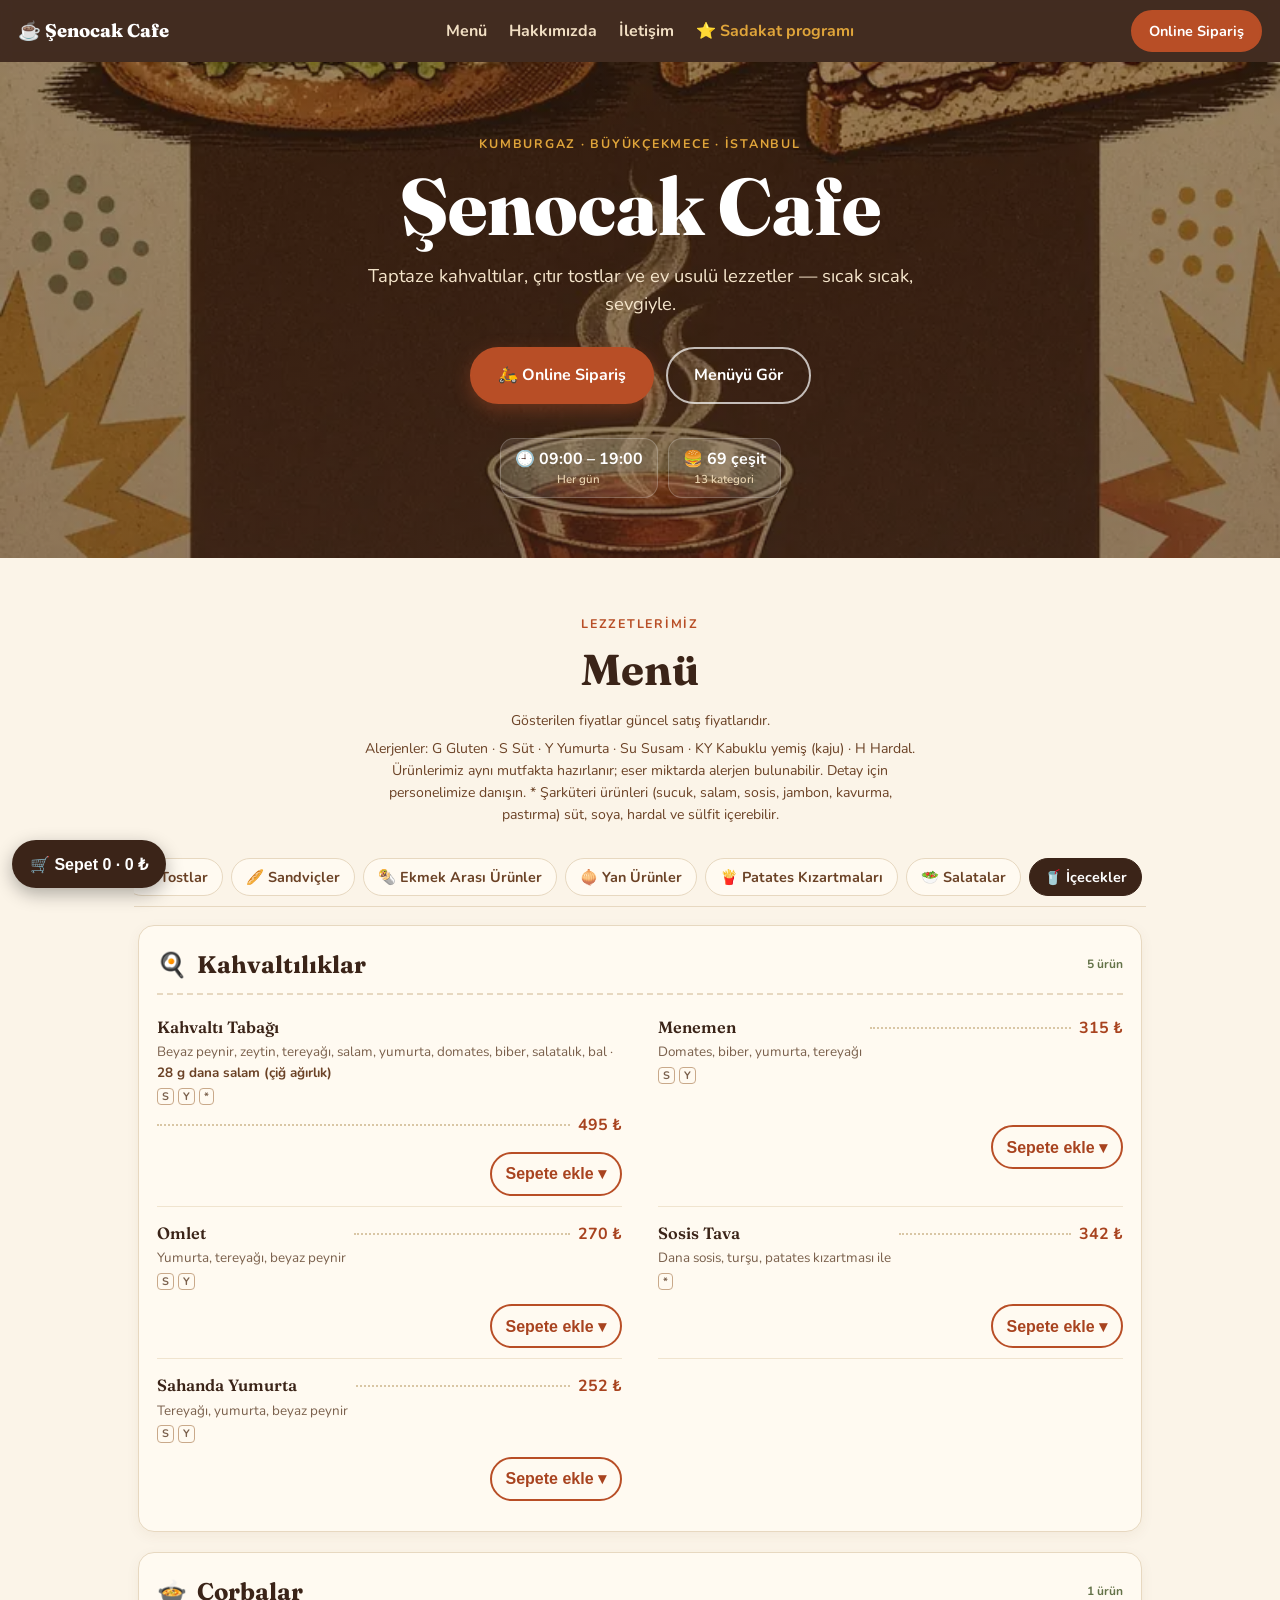
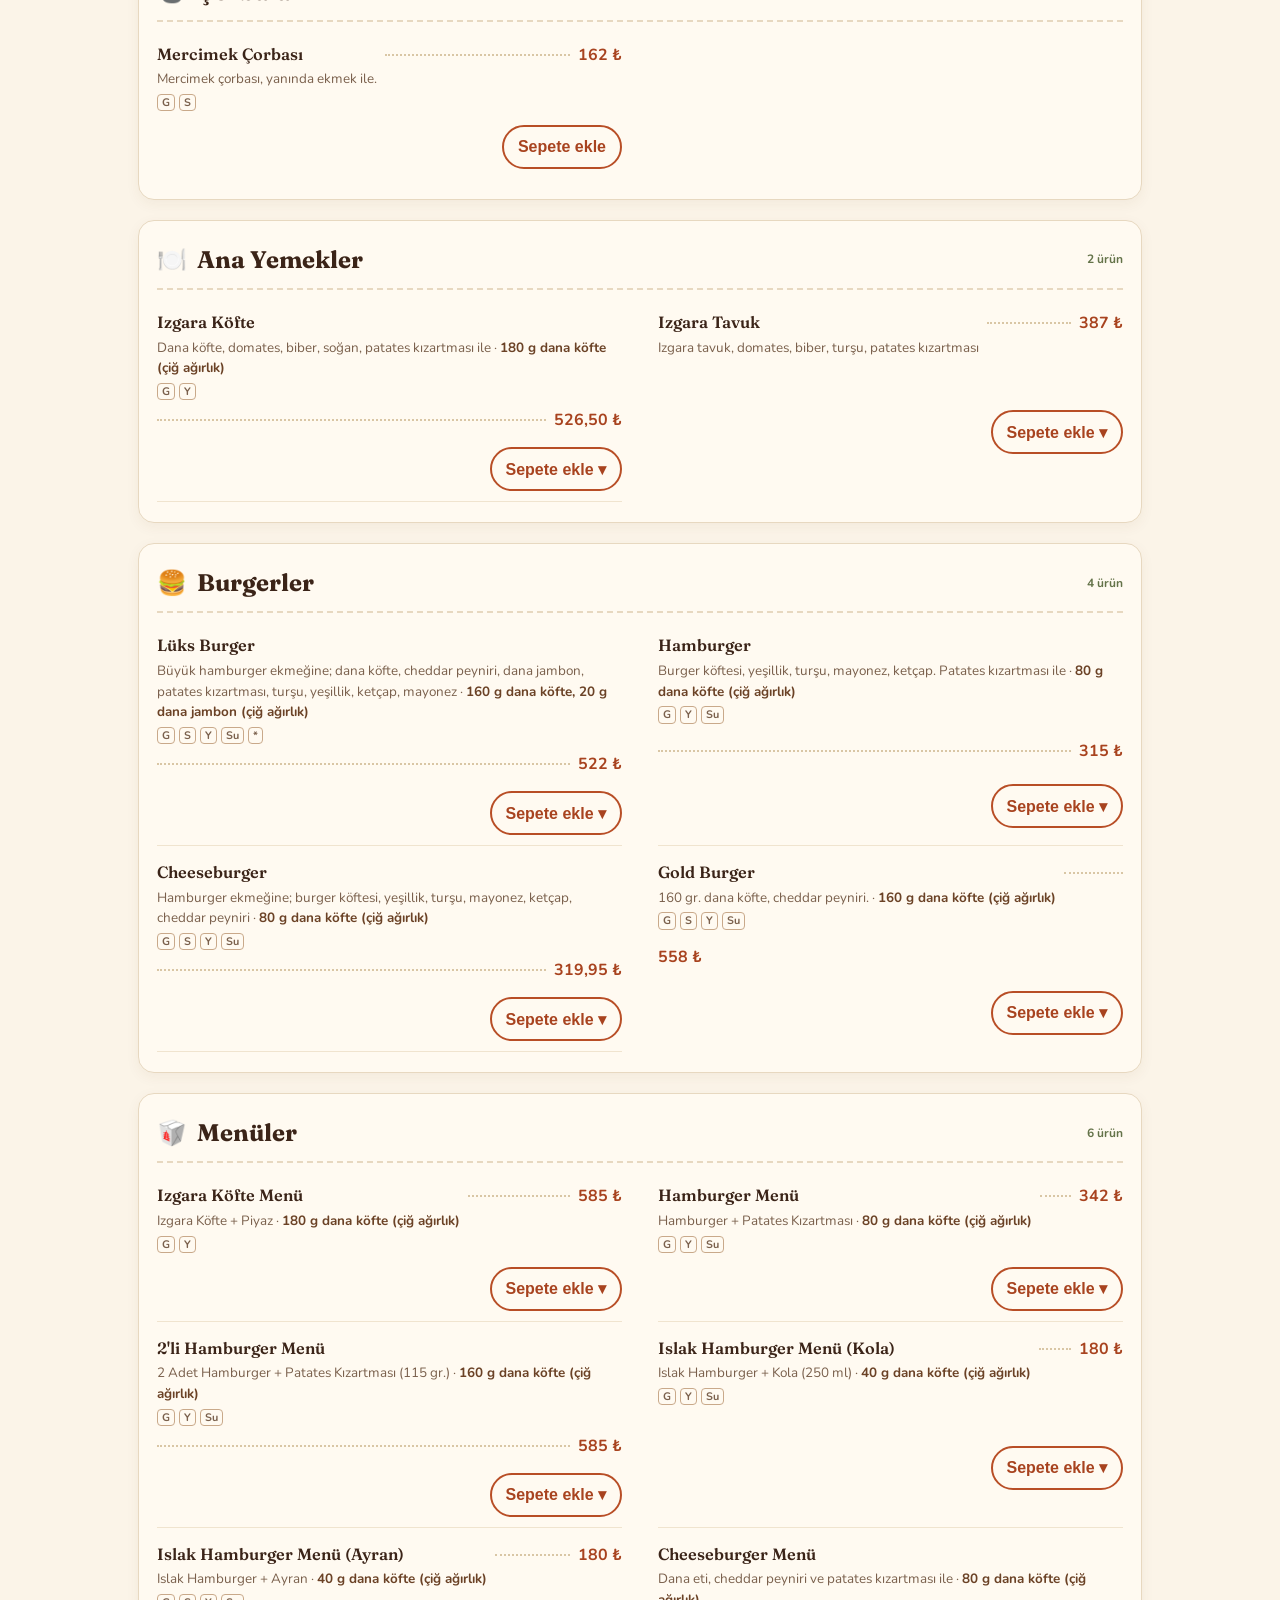
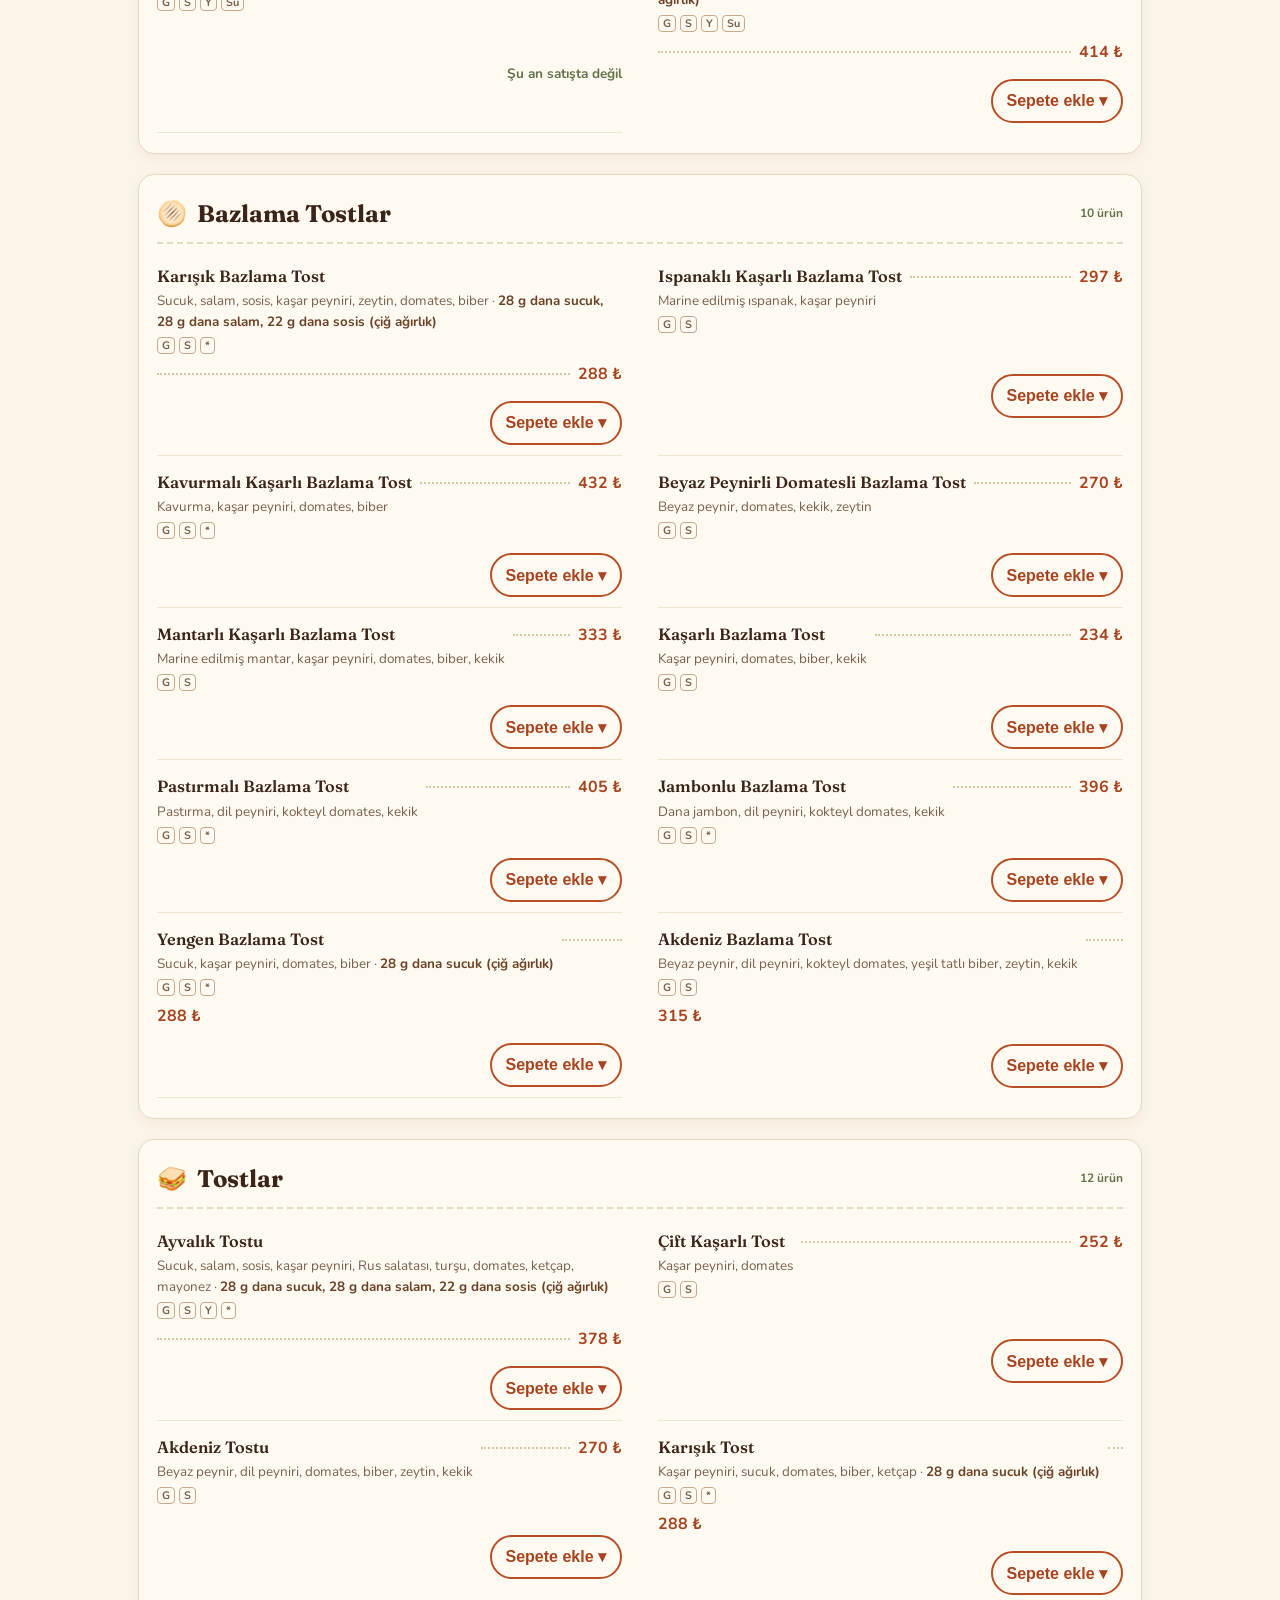
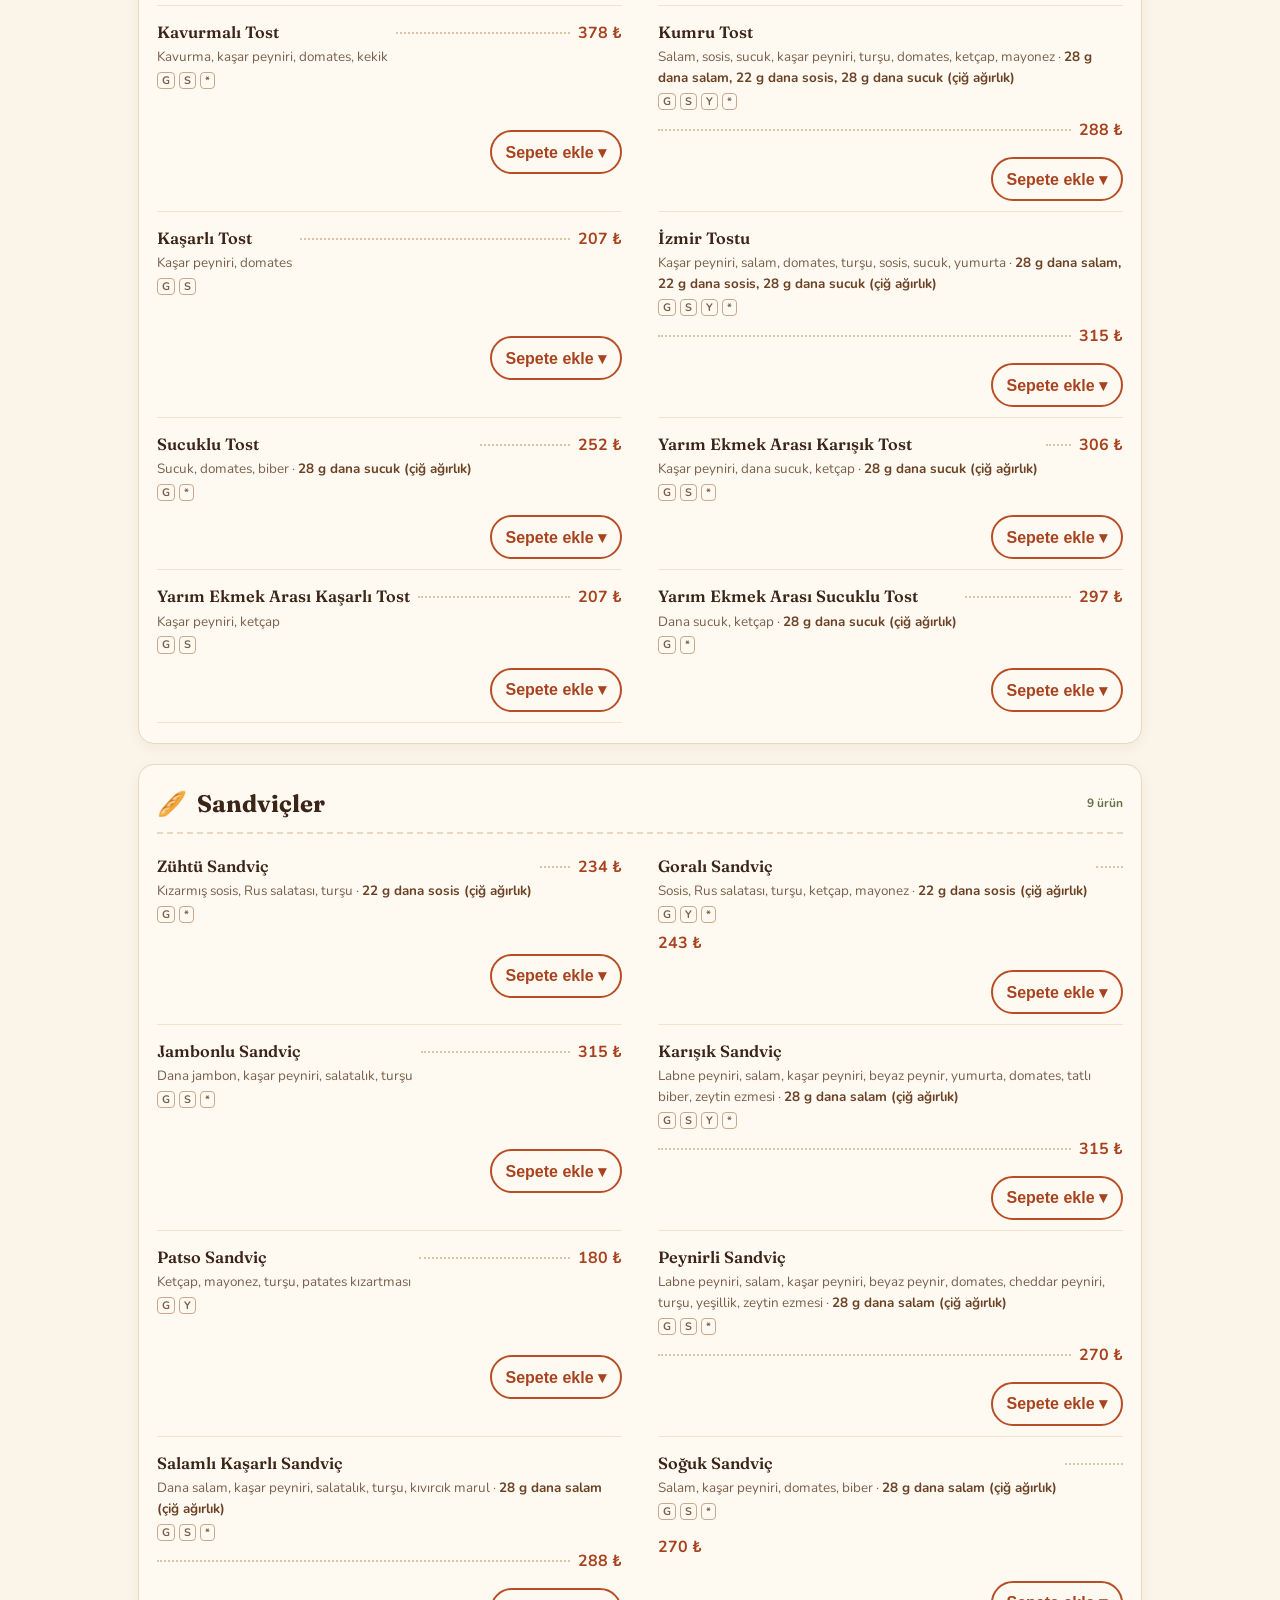
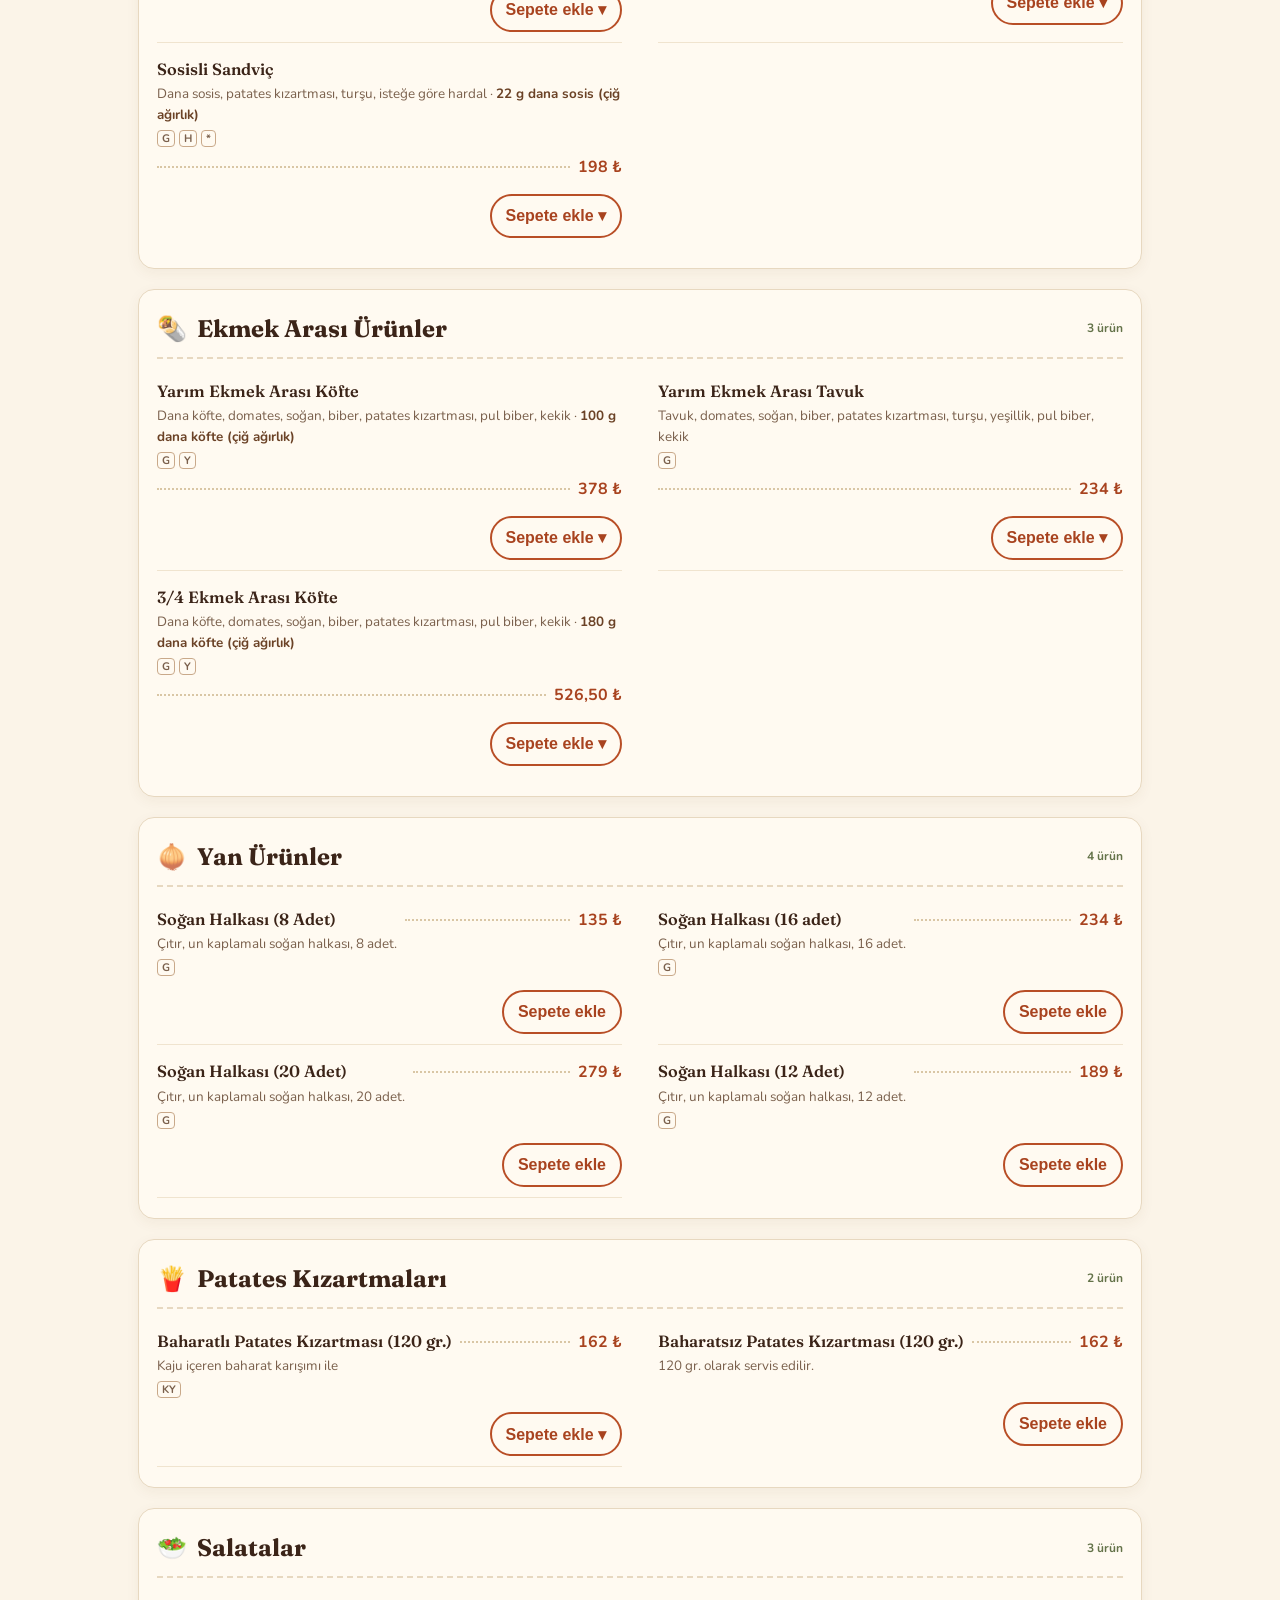
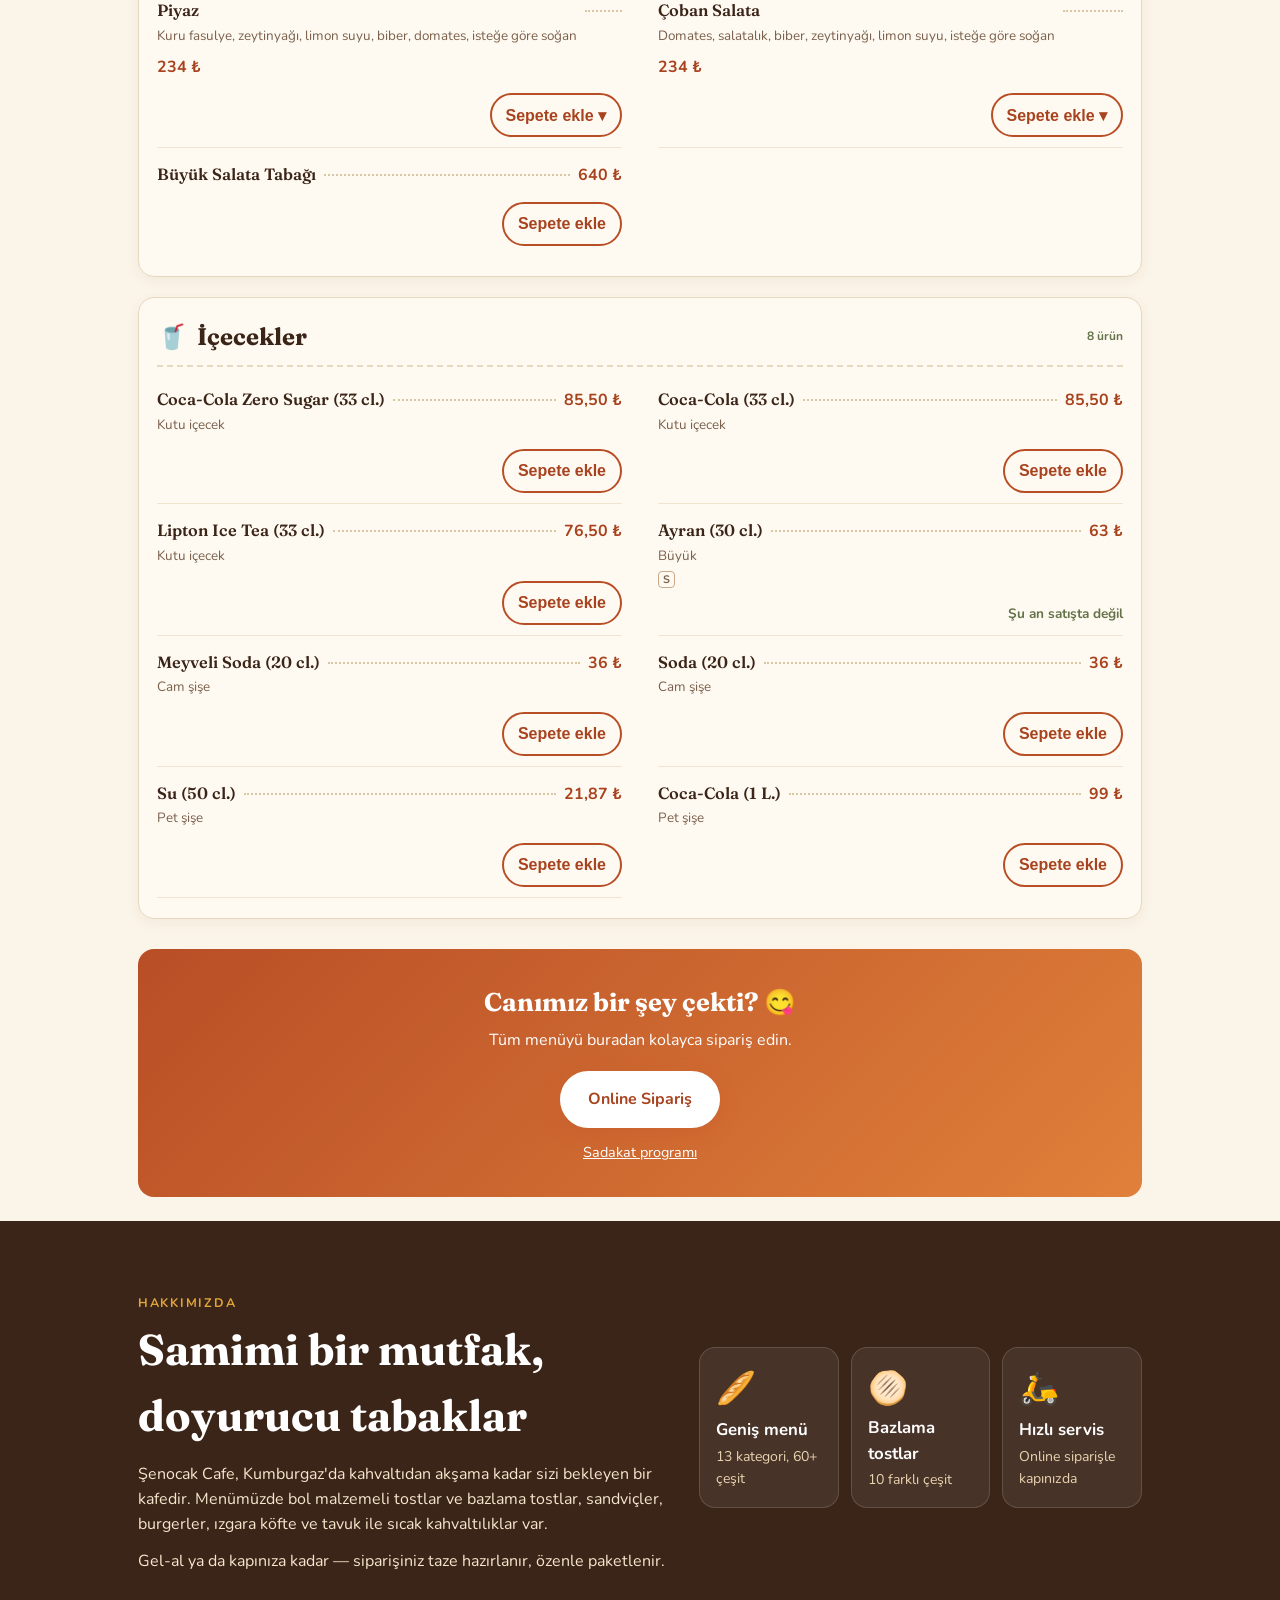
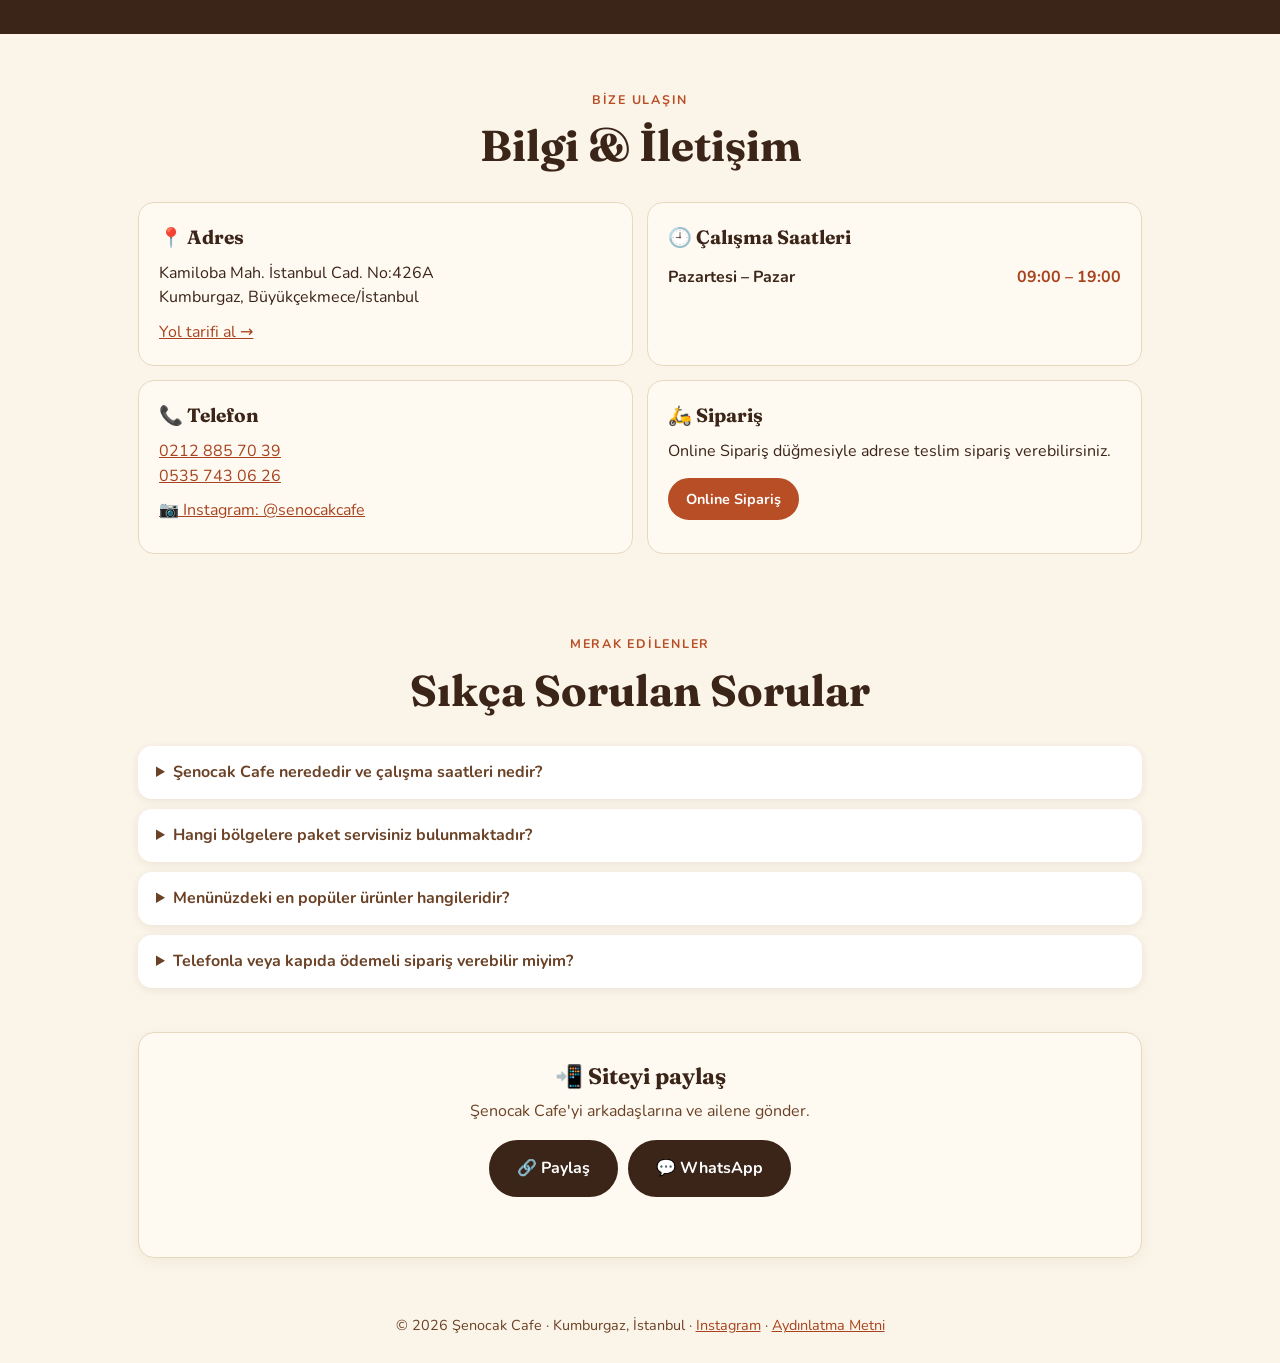
<file: index.html>
<!DOCTYPE html>
<html lang="tr">
<head>
<meta charset="UTF-8">
<meta name="viewport" content="width=device-width, initial-scale=1">
<title>Şenocak Cafe Kumburgaz | Kahvaltı, Tost, Burger – Büyükçekmece Menü &amp; Online Sipariş</title>
<meta name="description" content="Kumburgaz Büyükçekmece'de Şenocak Cafe: kahvaltı tabağı, bazlama tost, sandviç, burger ve salata. Her gün 09:00–19:00 açık. Menü ve online sipariş.">
<meta name="google-site-verification" content="JYByS3zKo803KtTNzJJQ40RDBWVucSIN6p46kFi9T7c" />
<link rel="canonical" href="https://senocakcafe.com/">
<meta name="theme-color" content="#3b2418">
<meta name="robots" content="index,follow,max-image-preview:large">
<meta property="og:type" content="website">
<meta property="og:locale" content="tr_TR">
<meta property="og:site_name" content="Şenocak Cafe">
<meta property="og:title" content="Şenocak Cafe Kumburgaz | Bazlama Tost &amp; Kahvaltı">
<meta property="og:description" content="Kumburgaz'ın en lezzetli bazlama tostları, kahvaltı ve burger çeşitleri Şenocak Cafe'de!">
<meta property="og:url" content="https://senocakcafe.com/">
<meta property="og:image" content="https://senocakcafe.com/assets/og-image-retro.jpg">
<meta property="og:image:width" content="1200">
<meta property="og:image:height" content="630">
<meta property="og:image:alt" content="Şenocak Cafe • Kumburgaz">
<meta name="twitter:card" content="summary_large_image">
<meta name="twitter:image" content="https://senocakcafe.com/assets/og-image-retro.jpg">
<link rel="preload" as="image" href="assets/hero-mobil.webp?v=20261030b" media="(max-width: 700px)" fetchpriority="high">
<link rel="preload" as="image" href="assets/hero-masaustu.webp?v=20261030b" media="(min-width: 701px)" fetchpriority="high">
<link rel="icon" href="data:image/svg+xml,%3Csvg xmlns='http://www.w3.org/2000/svg' viewBox='0 0 100 100'%3E%3Ctext y='.9em' font-size='90'%3E%E2%98%95%3C/text%3E%3C/svg%3E">
<link rel="icon" type="image/png" sizes="32x32" href="assets/favicon-32.png">
<link rel="apple-touch-icon" href="assets/apple-touch-icon.png">
<script type="application/ld+json">
{
 "@context": "https://schema.org",
 "@type": "Restaurant",
 "@id": "https://senocakcafe.com",
 "name": "Şenocak Cafe",
 "url": "https://senocakcafe.com",
 "description": "Kumburgaz, Büyükçekmece'de kahvaltı, tost, sandviç, burger ve ev usulü lezzetler sunan kafe.",
 "telephone": "+902128857039",
 "priceRange": "₺₺",
 "servesCuisine": [
  "Türk Mutfağı",
  "Kahvaltı",
  "Tost",
  "Fast Food",
  "Burger"
 ],
 "address": {
  "@type": "PostalAddress",
  "streetAddress": "Kamiloba Mah. İstanbul Cad. No:426A",
  "addressLocality": "Kumburgaz, Büyükçekmece",
  "addressRegion": "İstanbul",
  "postalCode": "34530",
  "addressCountry": "TR"
 },
 "geo": {
  "@type": "GeoCoordinates",
  "latitude": 41.03898,
  "longitude": 28.430606
 },
 "openingHoursSpecification": [
  {
   "@type": "OpeningHoursSpecification",
   "dayOfWeek": [
    "Monday",
    "Tuesday",
    "Wednesday",
    "Thursday",
    "Friday",
    "Saturday",
    "Sunday"
   ],
   "opens": "09:00",
   "closes": "19:00"
  }
 ],
 "hasMenu": "https://senocakcafe.com/#menu",
 "acceptsReservations": false,
 "currenciesAccepted": "TRY",
 "sameAs": [
  "https://www.instagram.com/senocakcafe/",
  "https://www.google.com/maps?cid=5392134513726751997"
 ],
 "potentialAction": {
  "@type": "OrderAction",
  "target": {
   "@type": "EntryPoint",
   "urlTemplate": "https://senocakcafe.com/#sepet",
   "actionPlatform": [
    "http://schema.org/DesktopWebPlatform",
    "http://schema.org/MobileWebPlatform"
   ]
  },
  "deliveryMethod": [
   "http://purl.org/goodrelations/v1#DeliveryModeOwnFleet"
  ]
 }
}
</script>
<script type="application/ld+json">
{
 "@context": "https://schema.org",
 "@type": "FAQPage",
 "mainEntity": [
  {
   "@type": "Question",
   "name": "Şenocak Cafe nerededir ve çalışma saatleri nedir?",
   "acceptedAnswer": {
    "@type": "Answer",
    "text": "Kafemiz Kamiloba Mah. İstanbul Cad. No:426A, Kumburgaz, Büyükçekmece/İstanbul adresinde yer almaktadır. Haftanın 7 günü 09:00 – 19:00 saatleri arasında hizmet vermekteyiz."
   }
  },
  {
   "@type": "Question",
   "name": "Hangi bölgelere paket servisiniz bulunmaktadır?",
   "acceptedAnswer": {
    "@type": "Answer",
    "text": "Kumburgaz ve yakın çevresindeki mahallelere paket servisimiz mevcuttur. Dilerseniz sitemizden online sipariş verebilir ya da doğrudan telefon hatlarımız üzerinden bizimle iletişime geçebilirsiniz."
   }
  },
  {
   "@type": "Question",
   "name": "Menünüzdeki en popüler ürünler hangileridir?",
   "acceptedAnswer": {
    "@type": "Answer",
    "text": "Misafirlerimiz özellikle bol kaşarlı ve sucuklu Karışık Bazlama Tostumuzu, ızgara ürünlerimizi ve doyurucu Hamburger Menülerimizi oldukça beğenmektedir."
   }
  },
  {
   "@type": "Question",
   "name": "Telefonla veya kapıda ödemeli sipariş verebilir miyim?",
   "acceptedAnswer": {
    "@type": "Answer",
    "text": "Evet, 0212 885 70 39 veya 0535 743 06 26 numaralı hatlarımızdan bizi arayarak doğrudan sipariş oluşturabilir, gel-al seçeneğinden faydalanabilirsiniz."
   }
  }
 ]
}
</script>
<link rel="preload" href="assets/fonts/nunito-latin.woff2" as="font" type="font/woff2" crossorigin>
<link rel="preload" href="assets/fonts/fraunces-latin.woff2" as="font" type="font/woff2" crossorigin>
<style>
@font-face{font-family:'Fraunces';font-style:normal;font-weight:600 800;font-display:swap;src:url(assets/fonts/fraunces-latin-ext.woff2) format('woff2');unicode-range:U+0100-02BA, U+02BD-02C5, U+02C7-02CC, U+02CE-02D7, U+02DD-02FF, U+0304, U+0308, U+0329, U+1D00-1DBF, U+1E00-1E9F, U+1EF2-1EFF, U+2020, U+20A0-20AB, U+20AD-20C4, U+2113, U+2C60-2C7F, U+A720-A7FF}
@font-face{font-family:'Fraunces';font-style:normal;font-weight:600 800;font-display:swap;src:url(assets/fonts/fraunces-latin.woff2) format('woff2');unicode-range:U+0000-00FF, U+0131, U+0152-0153, U+02BB-02BC, U+02C6, U+02DA, U+02DC, U+0304, U+0308, U+0329, U+2000-206F, U+20AC, U+2122, U+2191, U+2193, U+2212, U+2215, U+FEFF, U+FFFD}
@font-face{font-family:'Nunito';font-style:normal;font-weight:400 700;font-display:swap;src:url(assets/fonts/nunito-latin-ext.woff2) format('woff2');unicode-range:U+0100-02BA, U+02BD-02C5, U+02C7-02CC, U+02CE-02D7, U+02DD-02FF, U+0304, U+0308, U+0329, U+1D00-1DBF, U+1E00-1E9F, U+1EF2-1EFF, U+2020, U+20A0-20AB, U+20AD-20C4, U+2113, U+2C60-2C7F, U+A720-A7FF}
@font-face{font-family:'Nunito';font-style:normal;font-weight:400 700;font-display:swap;src:url(assets/fonts/nunito-latin.woff2) format('woff2');unicode-range:U+0000-00FF, U+0131, U+0152-0153, U+02BB-02BC, U+02C6, U+02DA, U+02DC, U+0304, U+0308, U+0329, U+2000-206F, U+20AC, U+2122, U+2191, U+2193, U+2212, U+2215, U+FEFF, U+FFFD}
</style>
<link rel="stylesheet" href="style.css?v=20261102a">
<link rel="stylesheet" href="sepet.css?v=20261126a">
</head>
<body>
<header class="topbar" id="top">
  <a class="brand" href="#top">☕ Şenocak Cafe</a>
  <nav class="links"><a href="#menu">Menü</a><a href="#hakkimizda">Hakkımızda</a><a href="#iletisim">İletişim</a><a href="/sadakat/" class="links-sadakat">⭐ Sadakat programı</a></nav>
  <a class="btn btn-sm" href="#sepet" data-sepet-ac aria-controls="spDrawer">Online Sipariş</a>
</header>
<a class="sadakat-serit" href="/sadakat/">⭐ Sadakat programı · her 1.000 ₺ = 1 rozet</a>

<section class="hero">
  <picture>
    <source media="(max-width: 700px)" srcset="assets/hero-mobil.webp?v=20261030b" width="800" height="1000">
    <img class="hero-bg" src="assets/hero-masaustu.webp?v=20261030b" width="1920" height="1080" alt="" fetchpriority="high">
  </picture>
  <div class="hero-shade" style="position:absolute;inset:0;z-index:1" aria-hidden="true"></div>
  <div class="hero-inner">
    <p class="eyebrow">Kumburgaz · Büyükçekmece · İstanbul</p>
    <h1>Şenocak Cafe</h1>
    <p class="tagline">Taptaze kahvaltılar, çıtır tostlar ve ev usulü lezzetler — sıcak sıcak, sevgiyle.</p>
    <div class="cta">
      <a class="btn" href="#sepet" data-sepet-ac aria-controls="spDrawer">🛵 Online Sipariş</a>
      <a class="btn btn-ghost" href="#menu">Menüyü Gör</a>
    </div>
    <ul class="badges">
      <li>🕘 09:00 – 19:00 <small>Her gün</small></li>
      <li>🍔 69 çeşit <small>13 kategori</small></li>
    </ul>
  </div>
  <div class="deco" aria-hidden="true"><span>🥪</span><span>🍳</span><span>🍔</span><span>🫓</span><span>🍟</span></div>
</section>

<main>
<section id="menu" class="wrap">
  <div class="sec-head"><p class="eyebrow">Lezzetlerimiz</p><h2>Menü</h2>
  <p class="note">Gösterilen fiyatlar güncel satış fiyatlarıdır.</p>
  <p class="note alg-legend">Alerjenler: G Gluten · S Süt · Y Yumurta · Su Susam · KY Kabuklu yemiş (kaju) · H Hardal. Ürünlerimiz aynı mutfakta hazırlanır; eser miktarda alerjen bulunabilir. Detay için personelimize danışın. * Şarküteri ürünleri (sucuk, salam, sosis, jambon, kavurma, pastırma) süt, soya, hardal ve sülfit içerebilir.</p></div>
  <nav class="catnav" id="catnav" aria-label="Menü kategorileri">
<a href="#kahvaltiliklar">🍳 Kahvaltılıklar</a>
<a href="#corbalar">🍲 Çorbalar</a>
<a href="#ana-yemekler">🍽️ Ana Yemekler</a>
<a href="#burgerler">🍔 Burgerler</a>
<a href="#menuler">🥡 Menüler</a>
<a href="#bazlama-tostlar">🫓 Bazlama Tostlar</a>
<a href="#tostlar">🥪 Tostlar</a>
<a href="#sandvicler">🥖 Sandviçler</a>
<a href="#ekmek-arasi-urunler">🌯 Ekmek Arası Ürünler</a>
<a href="#yan-urunler">🧅 Yan Ürünler</a>
<a href="#patates-kizartmalari">🍟 Patates Kızartmaları</a>
<a href="#salatalar">🥗 Salatalar</a>
<a href="#icecekler">🥤 İçecekler</a>
  </nav>
<section class="cat" id="kahvaltiliklar"><h3><span>🍳</span> Kahvaltılıklar<small>5 ürün</small></h3><ul class="items">
<li><div class="it"><h4>Kahvaltı Tabağı</h4><p>Beyaz peynir, zeytin, tereyağı, salam, yumurta, domates, biber, salatalık, bal · <b class="gram">28 g dana salam (çiğ ağırlık)</b></p><span class="alg" aria-label="Alerjenler: Süt, Yumurta"><abbr title="Süt">S</abbr><abbr title="Yumurta">Y</abbr><abbr title="Şarküteri ürünü: süt, soya, hardal ve sülfit içerebilir">*</abbr></span></div><span class="dots"></span><span class="price">495 ₺</span></li>
<li><div class="it"><h4>Menemen</h4><p>Domates, biber, yumurta, tereyağı</p><span class="alg" aria-label="Alerjenler: Süt, Yumurta"><abbr title="Süt">S</abbr><abbr title="Yumurta">Y</abbr></span></div><span class="dots"></span><span class="price">315 ₺</span></li>
<li><div class="it"><h4>Omlet</h4><p>Yumurta, tereyağı, beyaz peynir</p><span class="alg" aria-label="Alerjenler: Süt, Yumurta"><abbr title="Süt">S</abbr><abbr title="Yumurta">Y</abbr></span></div><span class="dots"></span><span class="price">270 ₺</span></li>
<li><div class="it"><h4>Sosis Tava</h4><p>Dana sosis, turşu, patates kızartması ile</p><span class="alg" aria-label="Şarküteri ürünü"><abbr title="Şarküteri ürünü: süt, soya, hardal ve sülfit içerebilir">*</abbr></span></div><span class="dots"></span><span class="price">342 ₺</span></li>
<li><div class="it"><h4>Sahanda Yumurta</h4><p>Tereyağı, yumurta, beyaz peynir</p><span class="alg" aria-label="Alerjenler: Süt, Yumurta"><abbr title="Süt">S</abbr><abbr title="Yumurta">Y</abbr></span></div><span class="dots"></span><span class="price">252 ₺</span></li>
</ul></section>
<section class="cat" id="corbalar"><h3><span>🍲</span> Çorbalar<small>1 ürün</small></h3><ul class="items">
<li><div class="it"><h4>Mercimek Çorbası</h4><p>Mercimek çorbası, yanında ekmek ile.</p><span class="alg" aria-label="Alerjenler: Gluten, Süt"><abbr title="Gluten">G</abbr><abbr title="Süt">S</abbr></span></div><span class="dots"></span><span class="price">162 ₺</span></li>
</ul></section>
<section class="cat" id="ana-yemekler"><h3><span>🍽️</span> Ana Yemekler<small>2 ürün</small></h3><ul class="items">
<li><div class="it"><h4>Izgara Köfte</h4><p>Dana köfte, domates, biber, soğan, patates kızartması ile · <b class="gram">180 g dana köfte (çiğ ağırlık)</b></p><span class="alg" aria-label="Alerjenler: Gluten, Yumurta"><abbr title="Gluten">G</abbr><abbr title="Yumurta">Y</abbr></span></div><span class="dots"></span><span class="price">526,50 ₺</span></li>
<li><div class="it"><h4>Izgara Tavuk</h4><p>Izgara tavuk, domates, biber, turşu, patates kızartması</p></div><span class="dots"></span><span class="price">387 ₺</span></li>
</ul></section>
<section class="cat" id="burgerler"><h3><span>🍔</span> Burgerler<small>4 ürün</small></h3><ul class="items">
<li><div class="it"><h4>Lüks Burger</h4><p>Büyük hamburger ekmeğine; dana köfte, cheddar peyniri, dana jambon, patates kızartması, turşu, yeşillik, ketçap, mayonez · <b class="gram">160 g dana köfte, 20 g dana jambon (çiğ ağırlık)</b></p><span class="alg" aria-label="Alerjenler: Gluten, Süt, Yumurta, Susam"><abbr title="Gluten">G</abbr><abbr title="Süt">S</abbr><abbr title="Yumurta">Y</abbr><abbr title="Susam">Su</abbr><abbr title="Şarküteri ürünü: süt, soya, hardal ve sülfit içerebilir">*</abbr></span></div><span class="dots"></span><span class="price">522 ₺</span></li>
<li><div class="it"><h4>Hamburger</h4><p>Burger köftesi, yeşillik, turşu, mayonez, ketçap. Patates kızartması ile · <b class="gram">80 g dana köfte (çiğ ağırlık)</b></p><span class="alg" aria-label="Alerjenler: Gluten, Yumurta, Susam"><abbr title="Gluten">G</abbr><abbr title="Yumurta">Y</abbr><abbr title="Susam">Su</abbr></span></div><span class="dots"></span><span class="price">315 ₺</span></li>
<li><div class="it"><h4>Cheeseburger</h4><p>Hamburger ekmeğine; burger köftesi, yeşillik, turşu, mayonez, ketçap, cheddar peyniri · <b class="gram">80 g dana köfte (çiğ ağırlık)</b></p><span class="alg" aria-label="Alerjenler: Gluten, Süt, Yumurta, Susam"><abbr title="Gluten">G</abbr><abbr title="Süt">S</abbr><abbr title="Yumurta">Y</abbr><abbr title="Susam">Su</abbr></span></div><span class="dots"></span><span class="price">319,95 ₺</span></li>
<li><div class="it"><h4>Gold Burger</h4><p>160 gr. dana köfte, cheddar peyniri. · <b class="gram">160 g dana köfte (çiğ ağırlık)</b></p><span class="alg" aria-label="Alerjenler: Gluten, Süt, Yumurta, Susam"><abbr title="Gluten">G</abbr><abbr title="Süt">S</abbr><abbr title="Yumurta">Y</abbr><abbr title="Susam">Su</abbr></span></div><span class="dots"></span><span class="price">558 ₺</span></li>
</ul></section>
<section class="cat" id="menuler"><h3><span>🥡</span> Menüler<small>6 ürün</small></h3><ul class="items">
<li><div class="it"><h4>Izgara Köfte Menü</h4><p>Izgara Köfte + Piyaz · <b class="gram">180 g dana köfte (çiğ ağırlık)</b></p><span class="alg" aria-label="Alerjenler: Gluten, Yumurta"><abbr title="Gluten">G</abbr><abbr title="Yumurta">Y</abbr></span></div><span class="dots"></span><span class="price">585 ₺</span></li>
<li><div class="it"><h4>Hamburger Menü</h4><p>Hamburger + Patates Kızartması · <b class="gram">80 g dana köfte (çiğ ağırlık)</b></p><span class="alg" aria-label="Alerjenler: Gluten, Yumurta, Susam"><abbr title="Gluten">G</abbr><abbr title="Yumurta">Y</abbr><abbr title="Susam">Su</abbr></span></div><span class="dots"></span><span class="price">342 ₺</span></li>
<li><div class="it"><h4>2&#x27;li Hamburger Menü</h4><p>2 Adet Hamburger + Patates Kızartması (115 gr.) · <b class="gram">160 g dana köfte (çiğ ağırlık)</b></p><span class="alg" aria-label="Alerjenler: Gluten, Yumurta, Susam"><abbr title="Gluten">G</abbr><abbr title="Yumurta">Y</abbr><abbr title="Susam">Su</abbr></span></div><span class="dots"></span><span class="price">585 ₺</span></li>
<li><div class="it"><h4>Islak Hamburger Menü (Kola)</h4><p>Islak Hamburger + Kola (250 ml) · <b class="gram">40 g dana köfte (çiğ ağırlık)</b></p><span class="alg" aria-label="Alerjenler: Gluten, Yumurta, Susam"><abbr title="Gluten">G</abbr><abbr title="Yumurta">Y</abbr><abbr title="Susam">Su</abbr></span></div><span class="dots"></span><span class="price">180 ₺</span></li>
<li><div class="it"><h4>Islak Hamburger Menü (Ayran)</h4><p>Islak Hamburger + Ayran · <b class="gram">40 g dana köfte (çiğ ağırlık)</b></p><span class="alg" aria-label="Alerjenler: Gluten, Süt, Yumurta, Susam"><abbr title="Gluten">G</abbr><abbr title="Süt">S</abbr><abbr title="Yumurta">Y</abbr><abbr title="Susam">Su</abbr></span></div><span class="dots"></span><span class="price">180 ₺</span></li>
<li><div class="it"><h4>Cheeseburger Menü</h4><p>Dana eti, cheddar peyniri ve patates kızartması ile · <b class="gram">80 g dana köfte (çiğ ağırlık)</b></p><span class="alg" aria-label="Alerjenler: Gluten, Süt, Yumurta, Susam"><abbr title="Gluten">G</abbr><abbr title="Süt">S</abbr><abbr title="Yumurta">Y</abbr><abbr title="Susam">Su</abbr></span></div><span class="dots"></span><span class="price">414 ₺</span></li>
</ul></section>
<section class="cat" id="bazlama-tostlar"><h3><span>🫓</span> Bazlama Tostlar<small>10 ürün</small></h3><ul class="items">
<li><div class="it"><h4>Karışık Bazlama Tost</h4><p>Sucuk, salam, sosis, kaşar peyniri, zeytin, domates, biber · <b class="gram">28 g dana sucuk, 28 g dana salam, 22 g dana sosis (çiğ ağırlık)</b></p><span class="alg" aria-label="Alerjenler: Gluten, Süt"><abbr title="Gluten">G</abbr><abbr title="Süt">S</abbr><abbr title="Şarküteri ürünü: süt, soya, hardal ve sülfit içerebilir">*</abbr></span></div><span class="dots"></span><span class="price">288 ₺</span></li>
<li><div class="it"><h4>Ispanaklı Kaşarlı Bazlama Tost</h4><p>Marine edilmiş ıspanak, kaşar peyniri</p><span class="alg" aria-label="Alerjenler: Gluten, Süt"><abbr title="Gluten">G</abbr><abbr title="Süt">S</abbr></span></div><span class="dots"></span><span class="price">297 ₺</span></li>
<li><div class="it"><h4>Kavurmalı Kaşarlı Bazlama Tost</h4><p>Kavurma, kaşar peyniri, domates, biber</p><span class="alg" aria-label="Alerjenler: Gluten, Süt"><abbr title="Gluten">G</abbr><abbr title="Süt">S</abbr><abbr title="Şarküteri ürünü: süt, soya, hardal ve sülfit içerebilir">*</abbr></span></div><span class="dots"></span><span class="price">432 ₺</span></li>
<li><div class="it"><h4>Beyaz Peynirli Domatesli Bazlama Tost</h4><p>Beyaz peynir, domates, kekik, zeytin</p><span class="alg" aria-label="Alerjenler: Gluten, Süt"><abbr title="Gluten">G</abbr><abbr title="Süt">S</abbr></span></div><span class="dots"></span><span class="price">270 ₺</span></li>
<li><div class="it"><h4>Mantarlı Kaşarlı Bazlama Tost</h4><p>Marine edilmiş mantar, kaşar peyniri, domates, biber, kekik</p><span class="alg" aria-label="Alerjenler: Gluten, Süt"><abbr title="Gluten">G</abbr><abbr title="Süt">S</abbr></span></div><span class="dots"></span><span class="price">333 ₺</span></li>
<li><div class="it"><h4>Kaşarlı Bazlama Tost</h4><p>Kaşar peyniri, domates, biber, kekik</p><span class="alg" aria-label="Alerjenler: Gluten, Süt"><abbr title="Gluten">G</abbr><abbr title="Süt">S</abbr></span></div><span class="dots"></span><span class="price">234 ₺</span></li>
<li><div class="it"><h4>Pastırmalı Bazlama Tost</h4><p>Pastırma, dil peyniri, kokteyl domates, kekik</p><span class="alg" aria-label="Alerjenler: Gluten, Süt"><abbr title="Gluten">G</abbr><abbr title="Süt">S</abbr><abbr title="Şarküteri ürünü: süt, soya, hardal ve sülfit içerebilir">*</abbr></span></div><span class="dots"></span><span class="price">405 ₺</span></li>
<li><div class="it"><h4>Jambonlu Bazlama Tost</h4><p>Dana jambon, dil peyniri, kokteyl domates, kekik</p><span class="alg" aria-label="Alerjenler: Gluten, Süt"><abbr title="Gluten">G</abbr><abbr title="Süt">S</abbr><abbr title="Şarküteri ürünü: süt, soya, hardal ve sülfit içerebilir">*</abbr></span></div><span class="dots"></span><span class="price">396 ₺</span></li>
<li><div class="it"><h4>Yengen Bazlama Tost</h4><p>Sucuk, kaşar peyniri, domates, biber · <b class="gram">28 g dana sucuk (çiğ ağırlık)</b></p><span class="alg" aria-label="Alerjenler: Gluten, Süt"><abbr title="Gluten">G</abbr><abbr title="Süt">S</abbr><abbr title="Şarküteri ürünü: süt, soya, hardal ve sülfit içerebilir">*</abbr></span></div><span class="dots"></span><span class="price">288 ₺</span></li>
<li><div class="it"><h4>Akdeniz Bazlama Tost</h4><p>Beyaz peynir, dil peyniri, kokteyl domates, yeşil tatlı biber, zeytin, kekik</p><span class="alg" aria-label="Alerjenler: Gluten, Süt"><abbr title="Gluten">G</abbr><abbr title="Süt">S</abbr></span></div><span class="dots"></span><span class="price">315 ₺</span></li>
</ul></section>
<section class="cat" id="tostlar"><h3><span>🥪</span> Tostlar<small>12 ürün</small></h3><ul class="items">
<li><div class="it"><h4>Ayvalık Tostu</h4><p>Sucuk, salam, sosis, kaşar peyniri, Rus salatası, turşu, domates, ketçap, mayonez · <b class="gram">28 g dana sucuk, 28 g dana salam, 22 g dana sosis (çiğ ağırlık)</b></p><span class="alg" aria-label="Alerjenler: Gluten, Süt, Yumurta"><abbr title="Gluten">G</abbr><abbr title="Süt">S</abbr><abbr title="Yumurta">Y</abbr><abbr title="Şarküteri ürünü: süt, soya, hardal ve sülfit içerebilir">*</abbr></span></div><span class="dots"></span><span class="price">378 ₺</span></li>
<li><div class="it"><h4>Çift Kaşarlı Tost</h4><p>Kaşar peyniri, domates</p><span class="alg" aria-label="Alerjenler: Gluten, Süt"><abbr title="Gluten">G</abbr><abbr title="Süt">S</abbr></span></div><span class="dots"></span><span class="price">252 ₺</span></li>
<li><div class="it"><h4>Akdeniz Tostu</h4><p>Beyaz peynir, dil peyniri, domates, biber, zeytin, kekik</p><span class="alg" aria-label="Alerjenler: Gluten, Süt"><abbr title="Gluten">G</abbr><abbr title="Süt">S</abbr></span></div><span class="dots"></span><span class="price">270 ₺</span></li>
<li><div class="it"><h4>Karışık Tost</h4><p>Kaşar peyniri, sucuk, domates, biber, ketçap · <b class="gram">28 g dana sucuk (çiğ ağırlık)</b></p><span class="alg" aria-label="Alerjenler: Gluten, Süt"><abbr title="Gluten">G</abbr><abbr title="Süt">S</abbr><abbr title="Şarküteri ürünü: süt, soya, hardal ve sülfit içerebilir">*</abbr></span></div><span class="dots"></span><span class="price">288 ₺</span></li>
<li><div class="it"><h4>Kavurmalı Tost</h4><p>Kavurma, kaşar peyniri, domates, kekik</p><span class="alg" aria-label="Alerjenler: Gluten, Süt"><abbr title="Gluten">G</abbr><abbr title="Süt">S</abbr><abbr title="Şarküteri ürünü: süt, soya, hardal ve sülfit içerebilir">*</abbr></span></div><span class="dots"></span><span class="price">378 ₺</span></li>
<li><div class="it"><h4>Kumru Tost</h4><p>Salam, sosis, sucuk, kaşar peyniri, turşu, domates, ketçap, mayonez · <b class="gram">28 g dana salam, 22 g dana sosis, 28 g dana sucuk (çiğ ağırlık)</b></p><span class="alg" aria-label="Alerjenler: Gluten, Süt, Yumurta"><abbr title="Gluten">G</abbr><abbr title="Süt">S</abbr><abbr title="Yumurta">Y</abbr><abbr title="Şarküteri ürünü: süt, soya, hardal ve sülfit içerebilir">*</abbr></span></div><span class="dots"></span><span class="price">288 ₺</span></li>
<li><div class="it"><h4>Kaşarlı Tost</h4><p>Kaşar peyniri, domates</p><span class="alg" aria-label="Alerjenler: Gluten, Süt"><abbr title="Gluten">G</abbr><abbr title="Süt">S</abbr></span></div><span class="dots"></span><span class="price">207 ₺</span></li>
<li><div class="it"><h4>İzmir Tostu</h4><p>Kaşar peyniri, salam, domates, turşu, sosis, sucuk, yumurta · <b class="gram">28 g dana salam, 22 g dana sosis, 28 g dana sucuk (çiğ ağırlık)</b></p><span class="alg" aria-label="Alerjenler: Gluten, Süt, Yumurta"><abbr title="Gluten">G</abbr><abbr title="Süt">S</abbr><abbr title="Yumurta">Y</abbr><abbr title="Şarküteri ürünü: süt, soya, hardal ve sülfit içerebilir">*</abbr></span></div><span class="dots"></span><span class="price">315 ₺</span></li>
<li><div class="it"><h4>Sucuklu Tost</h4><p>Sucuk, domates, biber · <b class="gram">28 g dana sucuk (çiğ ağırlık)</b></p><span class="alg" aria-label="Alerjenler: Gluten"><abbr title="Gluten">G</abbr><abbr title="Şarküteri ürünü: süt, soya, hardal ve sülfit içerebilir">*</abbr></span></div><span class="dots"></span><span class="price">252 ₺</span></li>
<li><div class="it"><h4>Yarım Ekmek Arası Karışık Tost</h4><p>Kaşar peyniri, dana sucuk, ketçap · <b class="gram">28 g dana sucuk (çiğ ağırlık)</b></p><span class="alg" aria-label="Alerjenler: Gluten, Süt"><abbr title="Gluten">G</abbr><abbr title="Süt">S</abbr><abbr title="Şarküteri ürünü: süt, soya, hardal ve sülfit içerebilir">*</abbr></span></div><span class="dots"></span><span class="price">306 ₺</span></li>
<li><div class="it"><h4>Yarım Ekmek Arası Kaşarlı Tost</h4><p>Kaşar peyniri, ketçap</p><span class="alg" aria-label="Alerjenler: Gluten, Süt"><abbr title="Gluten">G</abbr><abbr title="Süt">S</abbr></span></div><span class="dots"></span><span class="price">207 ₺</span></li>
<li><div class="it"><h4>Yarım Ekmek Arası Sucuklu Tost</h4><p>Dana sucuk, ketçap · <b class="gram">28 g dana sucuk (çiğ ağırlık)</b></p><span class="alg" aria-label="Alerjenler: Gluten"><abbr title="Gluten">G</abbr><abbr title="Şarküteri ürünü: süt, soya, hardal ve sülfit içerebilir">*</abbr></span></div><span class="dots"></span><span class="price">297 ₺</span></li>
</ul></section>
<section class="cat" id="sandvicler"><h3><span>🥖</span> Sandviçler<small>9 ürün</small></h3><ul class="items">
<li><div class="it"><h4>Zühtü Sandviç</h4><p>Kızarmış sosis, Rus salatası, turşu · <b class="gram">22 g dana sosis (çiğ ağırlık)</b></p><span class="alg" aria-label="Alerjenler: Gluten"><abbr title="Gluten">G</abbr><abbr title="Şarküteri ürünü: süt, soya, hardal ve sülfit içerebilir">*</abbr></span></div><span class="dots"></span><span class="price">234 ₺</span></li>
<li><div class="it"><h4>Goralı Sandviç</h4><p>Sosis, Rus salatası, turşu, ketçap, mayonez · <b class="gram">22 g dana sosis (çiğ ağırlık)</b></p><span class="alg" aria-label="Alerjenler: Gluten, Yumurta"><abbr title="Gluten">G</abbr><abbr title="Yumurta">Y</abbr><abbr title="Şarküteri ürünü: süt, soya, hardal ve sülfit içerebilir">*</abbr></span></div><span class="dots"></span><span class="price">243 ₺</span></li>
<li><div class="it"><h4>Jambonlu Sandviç</h4><p>Dana jambon, kaşar peyniri, salatalık, turşu</p><span class="alg" aria-label="Alerjenler: Gluten, Süt"><abbr title="Gluten">G</abbr><abbr title="Süt">S</abbr><abbr title="Şarküteri ürünü: süt, soya, hardal ve sülfit içerebilir">*</abbr></span></div><span class="dots"></span><span class="price">315 ₺</span></li>
<li><div class="it"><h4>Karışık Sandviç</h4><p>Labne peyniri, salam, kaşar peyniri, beyaz peynir, yumurta, domates, tatlı biber, zeytin ezmesi · <b class="gram">28 g dana salam (çiğ ağırlık)</b></p><span class="alg" aria-label="Alerjenler: Gluten, Süt, Yumurta"><abbr title="Gluten">G</abbr><abbr title="Süt">S</abbr><abbr title="Yumurta">Y</abbr><abbr title="Şarküteri ürünü: süt, soya, hardal ve sülfit içerebilir">*</abbr></span></div><span class="dots"></span><span class="price">315 ₺</span></li>
<li><div class="it"><h4>Patso Sandviç</h4><p>Ketçap, mayonez, turşu, patates kızartması</p><span class="alg" aria-label="Alerjenler: Gluten, Yumurta"><abbr title="Gluten">G</abbr><abbr title="Yumurta">Y</abbr></span></div><span class="dots"></span><span class="price">180 ₺</span></li>
<li><div class="it"><h4>Peynirli Sandviç</h4><p>Labne peyniri, salam, kaşar peyniri, beyaz peynir, domates, cheddar peyniri, turşu, yeşillik, zeytin ezmesi · <b class="gram">28 g dana salam (çiğ ağırlık)</b></p><span class="alg" aria-label="Alerjenler: Gluten, Süt"><abbr title="Gluten">G</abbr><abbr title="Süt">S</abbr><abbr title="Şarküteri ürünü: süt, soya, hardal ve sülfit içerebilir">*</abbr></span></div><span class="dots"></span><span class="price">270 ₺</span></li>
<li><div class="it"><h4>Salamlı Kaşarlı Sandviç</h4><p>Dana salam, kaşar peyniri, salatalık, turşu, kıvırcık marul · <b class="gram">28 g dana salam (çiğ ağırlık)</b></p><span class="alg" aria-label="Alerjenler: Gluten, Süt"><abbr title="Gluten">G</abbr><abbr title="Süt">S</abbr><abbr title="Şarküteri ürünü: süt, soya, hardal ve sülfit içerebilir">*</abbr></span></div><span class="dots"></span><span class="price">288 ₺</span></li>
<li><div class="it"><h4>Soğuk Sandviç</h4><p>Salam, kaşar peyniri, domates, biber · <b class="gram">28 g dana salam (çiğ ağırlık)</b></p><span class="alg" aria-label="Alerjenler: Gluten, Süt"><abbr title="Gluten">G</abbr><abbr title="Süt">S</abbr><abbr title="Şarküteri ürünü: süt, soya, hardal ve sülfit içerebilir">*</abbr></span></div><span class="dots"></span><span class="price">270 ₺</span></li>
<li><div class="it"><h4>Sosisli Sandviç</h4><p>Dana sosis, patates kızartması, turşu, isteğe göre hardal · <b class="gram">22 g dana sosis (çiğ ağırlık)</b></p><span class="alg" aria-label="Alerjenler: Gluten, Hardal"><abbr title="Gluten">G</abbr><abbr title="Hardal">H</abbr><abbr title="Şarküteri ürünü: süt, soya, hardal ve sülfit içerebilir">*</abbr></span></div><span class="dots"></span><span class="price">198 ₺</span></li>
</ul></section>
<section class="cat" id="ekmek-arasi-urunler"><h3><span>🌯</span> Ekmek Arası Ürünler<small>3 ürün</small></h3><ul class="items">
<li><div class="it"><h4>Yarım Ekmek Arası Köfte</h4><p>Dana köfte, domates, soğan, biber, patates kızartması, pul biber, kekik · <b class="gram">100 g dana köfte (çiğ ağırlık)</b></p><span class="alg" aria-label="Alerjenler: Gluten, Yumurta"><abbr title="Gluten">G</abbr><abbr title="Yumurta">Y</abbr></span></div><span class="dots"></span><span class="price">378 ₺</span></li>
<li><div class="it"><h4>Yarım Ekmek Arası Tavuk</h4><p>Tavuk, domates, soğan, biber, patates kızartması, turşu, yeşillik, pul biber, kekik</p><span class="alg" aria-label="Alerjenler: Gluten"><abbr title="Gluten">G</abbr></span></div><span class="dots"></span><span class="price">234 ₺</span></li>
<li><div class="it"><h4>3/4 Ekmek Arası Köfte</h4><p>Dana köfte, domates, soğan, biber, patates kızartması, pul biber, kekik · <b class="gram">180 g dana köfte (çiğ ağırlık)</b></p><span class="alg" aria-label="Alerjenler: Gluten, Yumurta"><abbr title="Gluten">G</abbr><abbr title="Yumurta">Y</abbr></span></div><span class="dots"></span><span class="price">526,50 ₺</span></li>
</ul></section>
<section class="cat" id="yan-urunler"><h3><span>🧅</span> Yan Ürünler<small>4 ürün</small></h3><ul class="items">
<li><div class="it"><h4>Soğan Halkası (8 Adet)</h4><p>Çıtır, un kaplamalı soğan halkası, 8 adet.</p><span class="alg" aria-label="Alerjenler: Gluten"><abbr title="Gluten">G</abbr></span></div><span class="dots"></span><span class="price">135 ₺</span></li>
<li><div class="it"><h4>Soğan Halkası (16 adet)</h4><p>Çıtır, un kaplamalı soğan halkası, 16 adet.</p><span class="alg" aria-label="Alerjenler: Gluten"><abbr title="Gluten">G</abbr></span></div><span class="dots"></span><span class="price">234 ₺</span></li>
<li><div class="it"><h4>Soğan Halkası (20 Adet)</h4><p>Çıtır, un kaplamalı soğan halkası, 20 adet.</p><span class="alg" aria-label="Alerjenler: Gluten"><abbr title="Gluten">G</abbr></span></div><span class="dots"></span><span class="price">279 ₺</span></li>
<li><div class="it"><h4>Soğan Halkası (12 Adet)</h4><p>Çıtır, un kaplamalı soğan halkası, 12 adet.</p><span class="alg" aria-label="Alerjenler: Gluten"><abbr title="Gluten">G</abbr></span></div><span class="dots"></span><span class="price">189 ₺</span></li>
</ul></section>
<section class="cat" id="patates-kizartmalari"><h3><span>🍟</span> Patates Kızartmaları<small>2 ürün</small></h3><ul class="items">
<li><div class="it"><h4>Baharatlı Patates Kızartması (120 gr.)</h4><p>Kaju içeren baharat karışımı ile</p><span class="alg" aria-label="Alerjenler: Kabuklu yemiş"><abbr title="Kabuklu yemiş">KY</abbr></span></div><span class="dots"></span><span class="price">162 ₺</span></li>
<li><div class="it"><h4>Baharatsız Patates Kızartması (120 gr.)</h4><p>120 gr. olarak servis edilir.</p></div><span class="dots"></span><span class="price">162 ₺</span></li>
</ul></section>
<section class="cat" id="salatalar"><h3><span>🥗</span> Salatalar<small>3 ürün</small></h3><ul class="items">
<li><div class="it"><h4>Piyaz</h4><p>Kuru fasulye, zeytinyağı, limon suyu, biber, domates, isteğe göre soğan</p></div><span class="dots"></span><span class="price">234 ₺</span></li>
<li><div class="it"><h4>Çoban Salata</h4><p>Domates, salatalık, biber, zeytinyağı, limon suyu, isteğe göre soğan</p></div><span class="dots"></span><span class="price">234 ₺</span></li>
<li><div class="it"><h4>Büyük Salata Tabağı</h4></div><span class="dots"></span><span class="price">640 ₺</span></li>
</ul></section>
<section class="cat" id="icecekler"><h3><span>🥤</span> İçecekler<small>8 ürün</small></h3><ul class="items">
<li><div class="it"><h4>Coca-Cola Zero Sugar (33 cl.)</h4><p>Kutu içecek</p></div><span class="dots"></span><span class="price">85,50 ₺</span></li>
<li><div class="it"><h4>Coca-Cola (33 cl.)</h4><p>Kutu içecek</p></div><span class="dots"></span><span class="price">85,50 ₺</span></li>
<li><div class="it"><h4>Lipton Ice Tea (33 cl.)</h4><p>Kutu içecek</p></div><span class="dots"></span><span class="price">76,50 ₺</span></li>
<li><div class="it"><h4>Ayran (30 cl.)</h4><p>Büyük</p><span class="alg" aria-label="Alerjenler: Süt"><abbr title="Süt">S</abbr></span></div><span class="dots"></span><span class="price">63 ₺</span></li>
<li><div class="it"><h4>Meyveli Soda (20 cl.)</h4><p>Cam şişe</p></div><span class="dots"></span><span class="price">36 ₺</span></li>
<li><div class="it"><h4>Soda (20 cl.)</h4><p>Cam şişe</p></div><span class="dots"></span><span class="price">36 ₺</span></li>
<li><div class="it"><h4>Su (50 cl.)</h4><p>Pet şişe</p></div><span class="dots"></span><span class="price">21,87 ₺</span></li>
<li><div class="it"><h4>Coca-Cola (1 L.)</h4><p>Pet şişe</p></div><span class="dots"></span><span class="price">99 ₺</span></li>
</ul></section>

  <div class="order-band"><h3>Canımız bir şey çekti? 😋</h3><p>Tüm menüyü buradan kolayca sipariş edin.</p>
  <a class="btn" href="#sepet" data-sepet-ac aria-controls="spDrawer">Online Sipariş</a>
  <p style="margin:.8rem 0 0;font-size:.9rem"><a href="/sadakat/" style="color:inherit;text-decoration:underline">Sadakat programı</a></p></div>
</section>

<section id="hakkimizda" class="about">
  <div class="wrap two">
    <div><p class="eyebrow">Hakkımızda</p><h2>Samimi bir mutfak, doyurucu tabaklar</h2>
    <p>Şenocak Cafe, Kumburgaz'da kahvaltıdan akşama kadar sizi bekleyen bir kafedir. Menümüzde bol malzemeli tostlar ve bazlama tostlar, sandviçler, burgerler, ızgara köfte ve tavuk ile sıcak kahvaltılıklar var.</p>
    <p>Gel-al ya da kapınıza kadar — siparişiniz taze hazırlanır, özenle paketlenir.</p></div>
    <div class="cards"><div class="card">🥖<b>Geniş menü</b><span>13 kategori, 60+ çeşit</span></div>
    <div class="card">🫓<b>Bazlama tostlar</b><span>10 farklı çeşit</span></div>
    <div class="card">🛵<b>Hızlı servis</b><span>Online siparişle kapınızda</span></div></div>
  </div>
</section>

<section id="iletisim" class="wrap contact">
  <div class="sec-head"><p class="eyebrow">Bize ulaşın</p><h2>Bilgi &amp; İletişim</h2></div>
  <div class="info">
    <div class="box"><h3>📍 Adres</h3><p>Kamiloba Mah. İstanbul Cad. No:426A<br>Kumburgaz, Büyükçekmece/İstanbul</p>
    <a href="https://www.google.com/maps?cid=5392134513726751997" target="_blank" rel="noopener">Yol tarifi al →</a></div>
    <div class="box"><h3>🕘 Çalışma Saatleri</h3>
    <table><tr><td>Pazartesi – Pazar</td><td>09:00 – 19:00</td></tr></table></div>
    <div class="box"><h3>📞 Telefon</h3><p><a href="tel:+902128857039">0212 885 70 39</a><br><a href="tel:+905357430626">0535 743 06 26</a></p><p><a href="https://www.instagram.com/senocakcafe/" target="_blank" rel="noopener">📷 Instagram: @senocakcafe</a></p></div>
    <div class="box"><h3>🛵 Sipariş</h3><p>Online Sipariş düğmesiyle adrese teslim sipariş verebilirsiniz.</p>
    <a class="btn btn-sm" href="#sepet" data-sepet-ac aria-controls="spDrawer">Online Sipariş</a></div>
  </div>
</section>
<section id="sss" class="wrap sss">
  <div class="sec-head"><p class="eyebrow">Merak edilenler</p><h2>Sıkça Sorulan Sorular</h2></div>
  <details class="sss-item"><summary>Şenocak Cafe nerededir ve çalışma saatleri nedir?</summary><p>Kafemiz Kamiloba Mah. İstanbul Cad. No:426A, Kumburgaz, Büyükçekmece/İstanbul adresinde yer almaktadır. Haftanın 7 günü 09:00 – 19:00 saatleri arasında hizmet vermekteyiz.</p></details>
  <details class="sss-item"><summary>Hangi bölgelere paket servisiniz bulunmaktadır?</summary><p>Kumburgaz ve yakın çevresindeki mahallelere paket servisimiz mevcuttur. Dilerseniz sitemizden online sipariş verebilir ya da doğrudan telefon hatlarımız üzerinden bizimle iletişime geçebilirsiniz.</p></details>
  <details class="sss-item"><summary>Menünüzdeki en popüler ürünler hangileridir?</summary><p>Misafirlerimiz özellikle bol kaşarlı ve sucuklu Karışık Bazlama Tostumuzu, ızgara ürünlerimizi ve doyurucu Hamburger Menülerimizi oldukça beğenmektedir.</p></details>
  <details class="sss-item"><summary>Telefonla veya kapıda ödemeli sipariş verebilir miyim?</summary><p>Evet, 0212 885 70 39 veya 0535 743 06 26 numaralı hatlarımızdan bizi arayarak doğrudan sipariş oluşturabilir, gel-al seçeneğinden faydalanabilirsiniz.</p></details>
</section>
<section class="wrap share-wrap">
  <div class="share-band">
    <h3>📲 Siteyi paylaş</h3>
    <p>Şenocak Cafe'yi arkadaşlarına ve ailene gönder.</p>
    <div class="share-btns">
      <button type="button" class="btn btn-light" id="shareBtn">🔗 Paylaş</button>
      <a class="btn btn-light" id="waBtn" href="https://wa.me/?text=%C5%9Eenocak%20Cafe%20-%20men%C3%BC%20ve%20bilgiler%3A%20https%3A%2F%2Fsenocakcafe.com%2F" target="_blank" rel="noopener">💬 WhatsApp</a>
    </div>
    <p class="share-msg" id="shareMsg" role="status" aria-live="polite"></p>
  </div>
</section>
</main>

<footer><p>© <span id="yil">2026</span> Şenocak Cafe · Kumburgaz, İstanbul · <a href="https://www.instagram.com/senocakcafe/" target="_blank" rel="noopener">Instagram</a> · <a href="aydinlatma.html">Aydınlatma Metni</a></p></footer>

<a class="fab" href="#sepet" data-sepet-ac aria-controls="spDrawer" aria-label="Online Sipariş">🛵 Online Sipariş</a>
<script src="script.js"></script>
<script src="sepet.js?v=20261126a"></script>
</body>
</html>
</file>
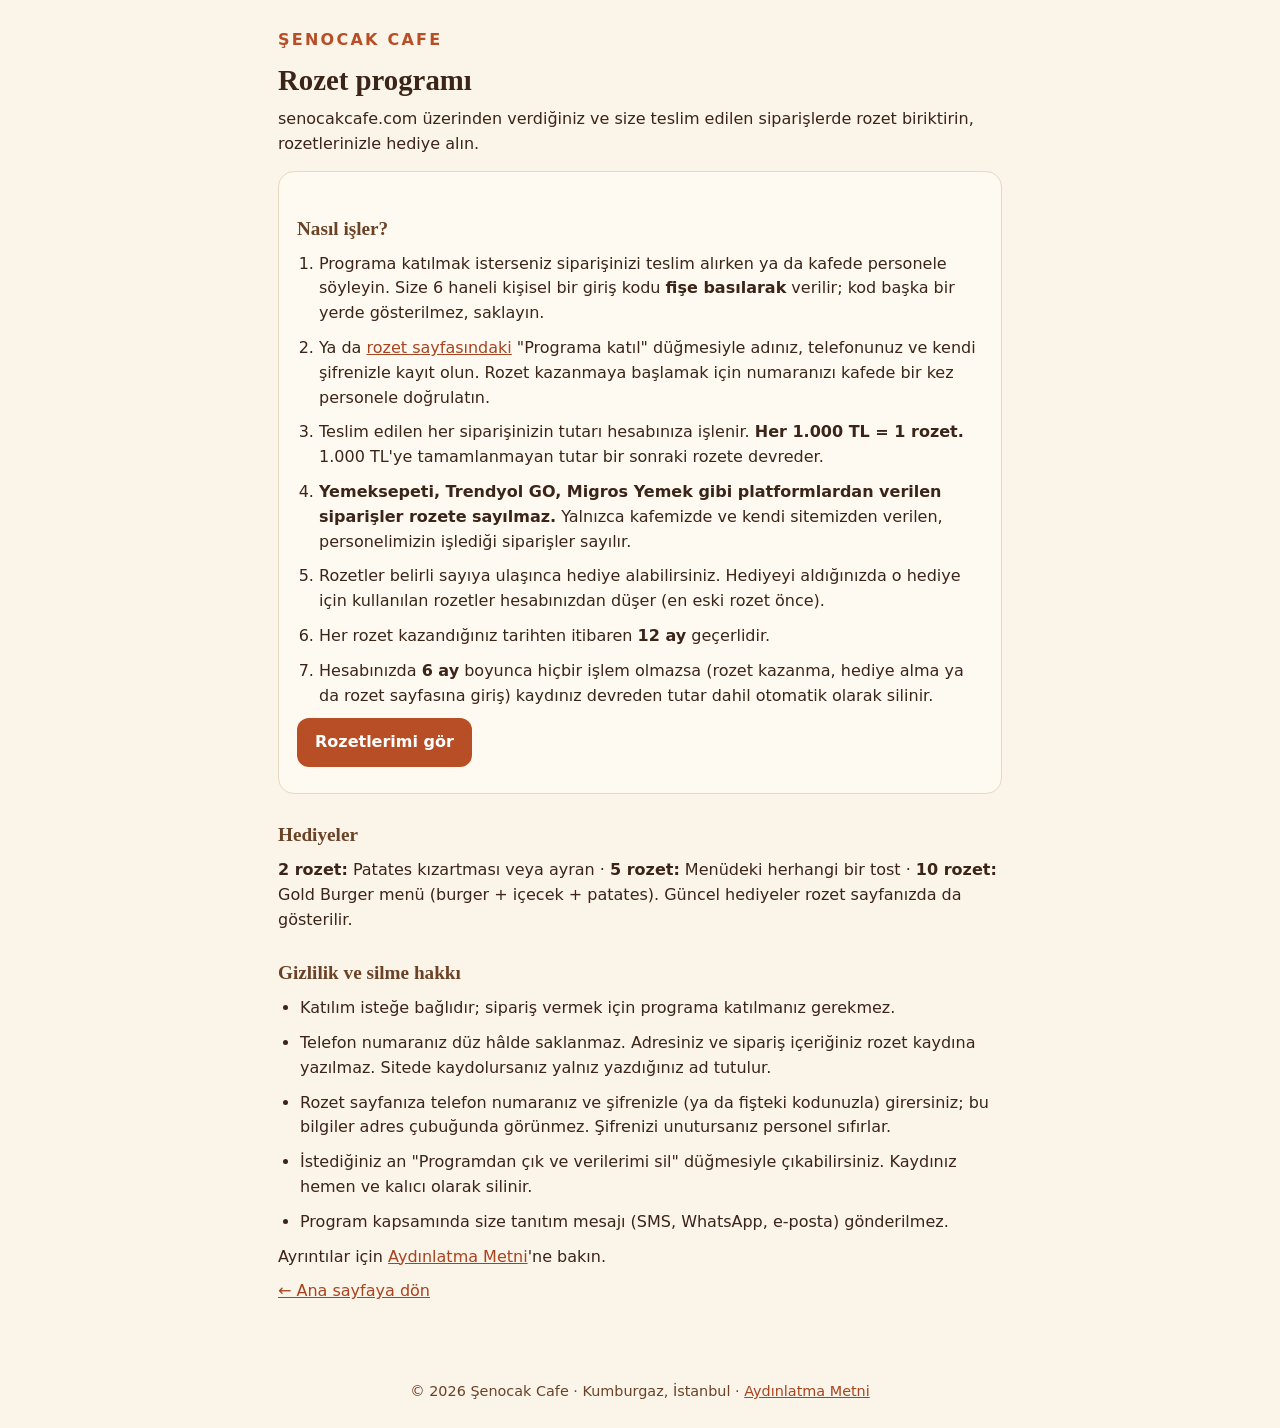
<file: sadakat/index.html>
<!doctype html>
<html lang="tr">
<head>
<meta charset="utf-8">
<meta name="viewport" content="width=device-width,initial-scale=1">
<meta name="robots" content="index,follow">
<title>Rozet Programı · Şenocak Cafe</title>
<meta name="description" content="Şenocak Cafe rozet programı: kafemizden ve kendi sitemizden verdiğiniz siparişlerde her 1.000 TL bir rozet, rozetler 12 ay geçerli. İstediğiniz an çıkabilir, verilerinizi sildirebilirsiniz.">
<link rel="canonical" href="https://senocakcafe.com/sadakat/">
<link rel="icon" type="image/png" sizes="32x32" href="../assets/favicon-32.png">
<link rel="stylesheet" href="../style.css?v=20261023a">
<style>
.legal{max-width:760px;margin:0 auto;padding:28px 18px 40px}.legal h1{font-size:1.8rem;line-height:1.2;margin:6px 0 10px}.legal h2{font-size:1.2rem;margin:26px 0 8px;color:var(--coffee)}
.legal p,.legal li{font-size:1rem;margin:0 0 10px}.legal ul,.legal ol{padding-left:22px}
.kart{background:var(--paper);border:1px solid var(--line);border-radius:var(--r);padding:16px 18px;margin:14px 0}
.dugme{display:inline-block;background:var(--terra);color:#fff;font-weight:700;padding:12px 18px;border-radius:12px;text-decoration:none}
</style>
</head>
<body>
<main class="legal">
<p class="eyebrow">Şenocak Cafe</p>
<h1>Rozet programı</h1>
<p>senocakcafe.com üzerinden verdiğiniz ve size teslim edilen siparişlerde rozet biriktirin, rozetlerinizle hediye alın.</p>
<div class="kart">
<h2>Nasıl işler?</h2>
<ol>
<li>Programa katılmak isterseniz siparişinizi teslim alırken ya da kafede personele söyleyin. Size 6 haneli kişisel bir giriş kodu <b>fişe basılarak</b> verilir; kod başka bir yerde gösterilmez, saklayın.</li>
<li>Ya da <a href="https://fis.senocakcafe.com/sadakat-hesap/">rozet sayfasındaki</a> "Programa katıl" düğmesiyle adınız, telefonunuz ve kendi şifrenizle kayıt olun. Rozet kazanmaya başlamak için numaranızı kafede bir kez personele doğrulatın.</li>
<li>Teslim edilen her siparişinizin tutarı hesabınıza işlenir. <b>Her 1.000 TL = 1 rozet.</b> 1.000 TL'ye tamamlanmayan tutar bir sonraki rozete devreder.</li>
<li><b>Yemeksepeti, Trendyol GO, Migros Yemek gibi platformlardan verilen siparişler rozete sayılmaz.</b> Yalnızca kafemizde ve kendi sitemizden verilen, personelimizin işlediği siparişler sayılır.</li>
<li>Rozetler belirli sayıya ulaşınca hediye alabilirsiniz. Hediyeyi aldığınızda o hediye için kullanılan rozetler hesabınızdan düşer (en eski rozet önce).</li>
<li>Her rozet kazandığınız tarihten itibaren <b>12 ay</b> geçerlidir.</li>
<li>Hesabınızda <b>6 ay</b> boyunca hiçbir işlem olmazsa (rozet kazanma, hediye alma ya da rozet sayfasına giriş) kaydınız devreden tutar dahil otomatik olarak silinir.</li>
</ol>
<p><a class="dugme" href="https://fis.senocakcafe.com/sadakat-hesap/">Rozetlerimi gör</a></p>
</div>
<h2>Hediyeler</h2>
<p><b>2 rozet:</b> Patates kızartması veya ayran · <b>5 rozet:</b> Menüdeki herhangi bir tost · <b>10 rozet:</b> Gold Burger menü (burger + içecek + patates). Güncel hediyeler rozet sayfanızda da gösterilir.</p>
<h2>Gizlilik ve silme hakkı</h2>
<ul>
<li>Katılım isteğe bağlıdır; sipariş vermek için programa katılmanız gerekmez.</li>
<li>Telefon numaranız düz hâlde saklanmaz. Adresiniz ve sipariş içeriğiniz rozet kaydına yazılmaz. Sitede kaydolursanız yalnız yazdığınız ad tutulur.</li>
<li>Rozet sayfanıza telefon numaranız ve şifrenizle (ya da fişteki kodunuzla) girersiniz; bu bilgiler adres çubuğunda görünmez. Şifrenizi unutursanız personel sıfırlar.</li>
<li>İstediğiniz an "Programdan çık ve verilerimi sil" düğmesiyle çıkabilirsiniz. Kaydınız hemen ve kalıcı olarak silinir.</li>
<li>Program kapsamında size tanıtım mesajı (SMS, WhatsApp, e-posta) gönderilmez.</li>
</ul>
<p>Ayrıntılar için <a href="../aydinlatma.html">Aydınlatma Metni</a>'ne bakın.</p>
<p><a class="geri" href="../">← Ana sayfaya dön</a></p>
</main>
<footer><p>© 2026 Şenocak Cafe · Kumburgaz, İstanbul · <a href="../aydinlatma.html">Aydınlatma Metni</a></p></footer>
</body>
</html>
</file>
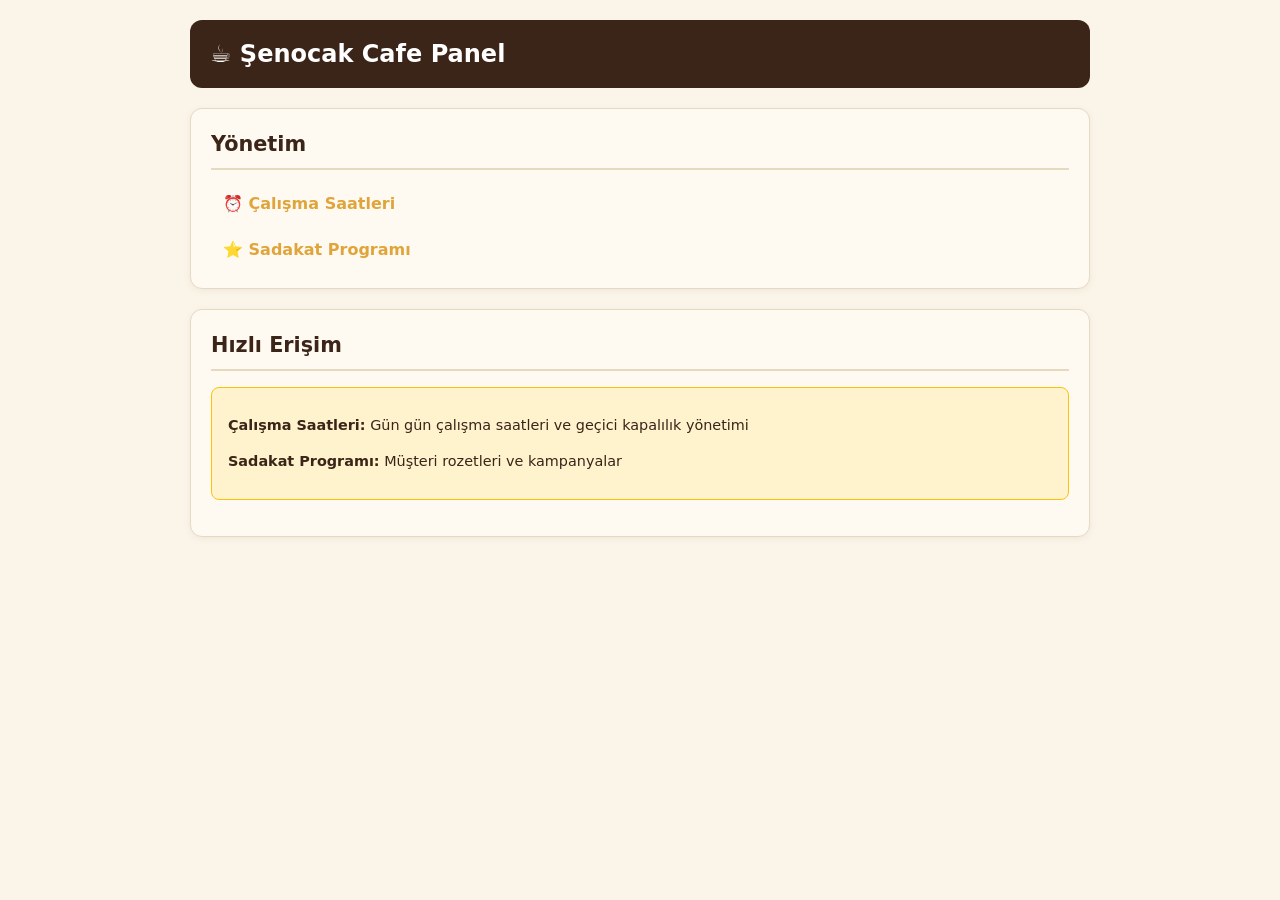
<file: fis-otomatik/sunucu/panel/index.html>
<!DOCTYPE html>
<html lang="tr">
<head>
<meta charset="UTF-8">
<meta name="viewport" content="width=device-width, initial-scale=1">
<title>Panel · Şenocak Cafe</title>
<link rel="stylesheet" href="panel.css">
</head>
<body>
<div class="p-container">
  <div class="p-header">
    <h1>☕ Şenocak Cafe Panel</h1>
  </div>

  <div class="p-card">
    <h2>Yönetim</h2>
    <div class="p-nav" style="flex-direction: column; align-items: flex-start;">
      <a href="calisma-saatleri.html">⏰ Çalışma Saatleri</a>
      <a href="sadakat.html">⭐ Sadakat Programı</a>
    </div>
  </div>

  <div class="p-card">
    <h2>Hızlı Erişim</h2>
    <div class="p-info-box">
      <p><strong>Çalışma Saatleri:</strong> Gün gün çalışma saatleri ve geçici kapalılık yönetimi</p>
      <p><strong>Sadakat Programı:</strong> Müşteri rozetleri ve kampanyalar</p>
    </div>
  </div>
</div>
</body>
</html>
</file>
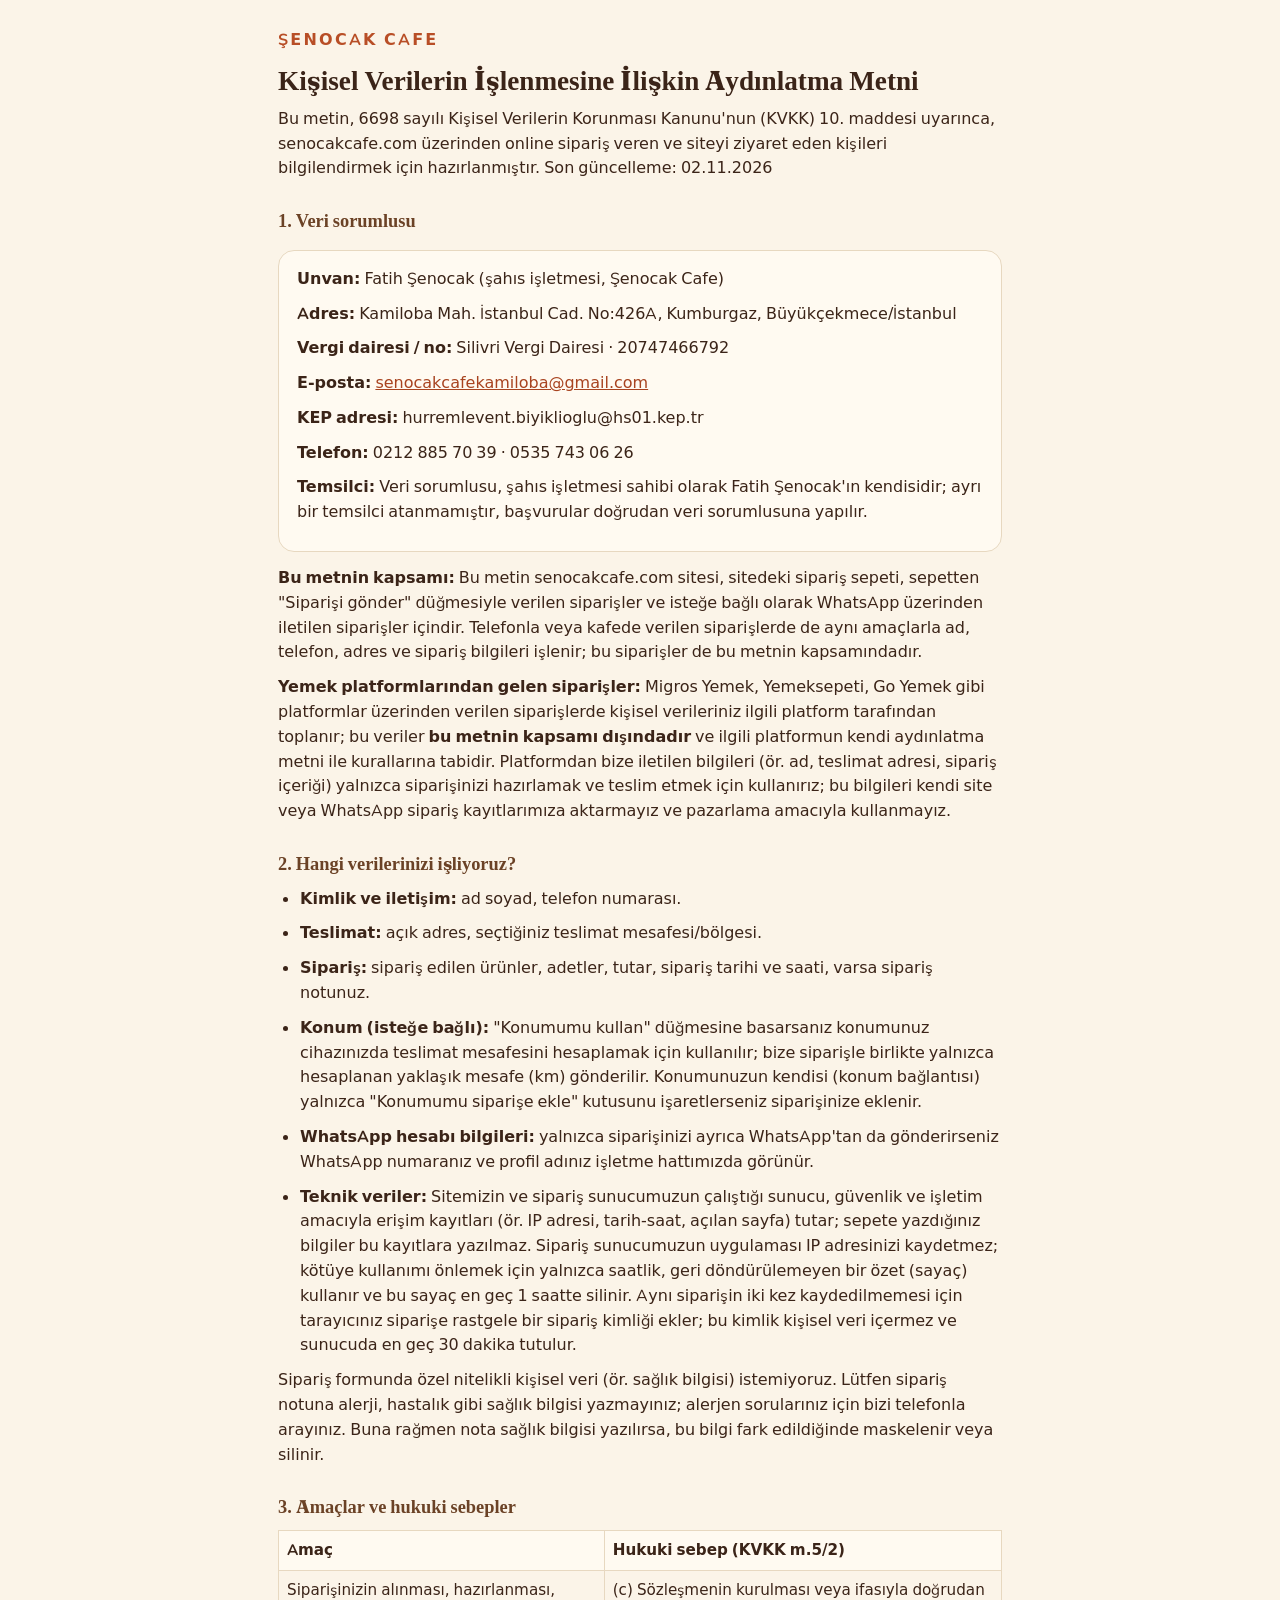
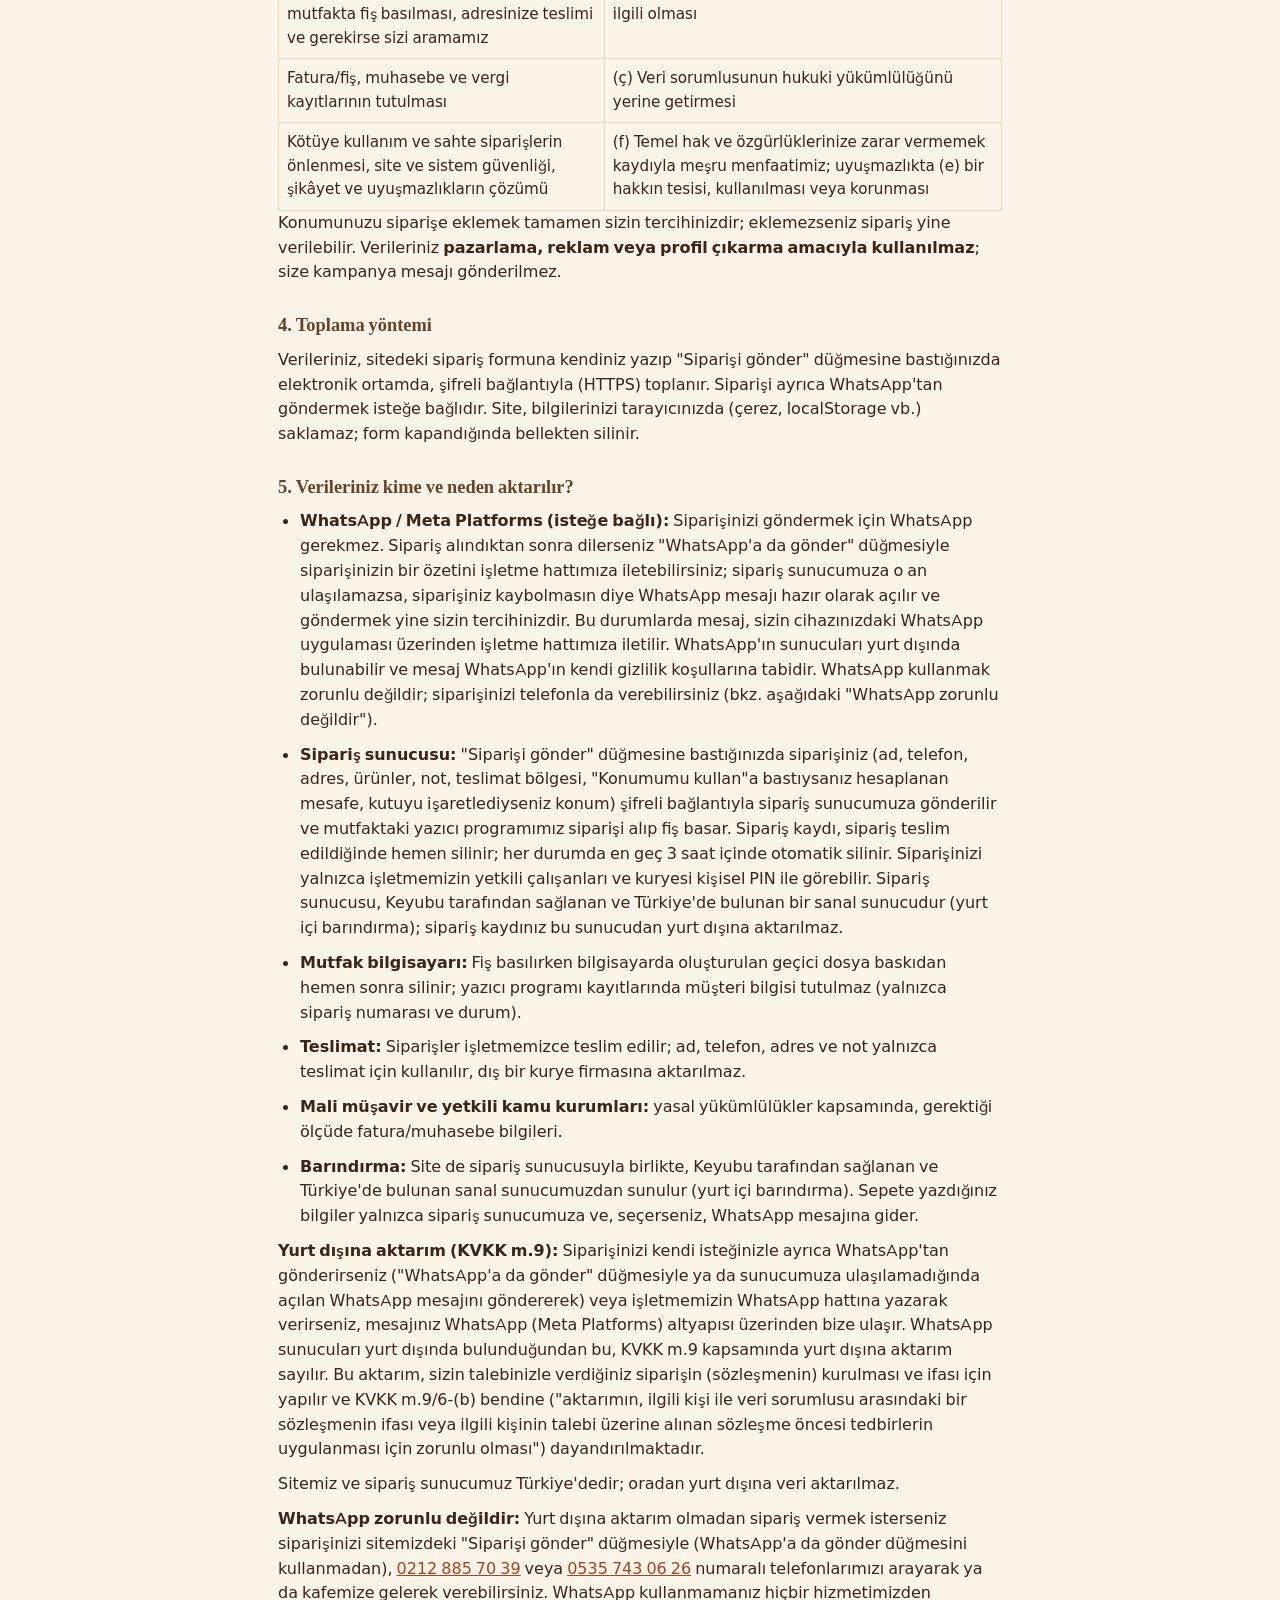
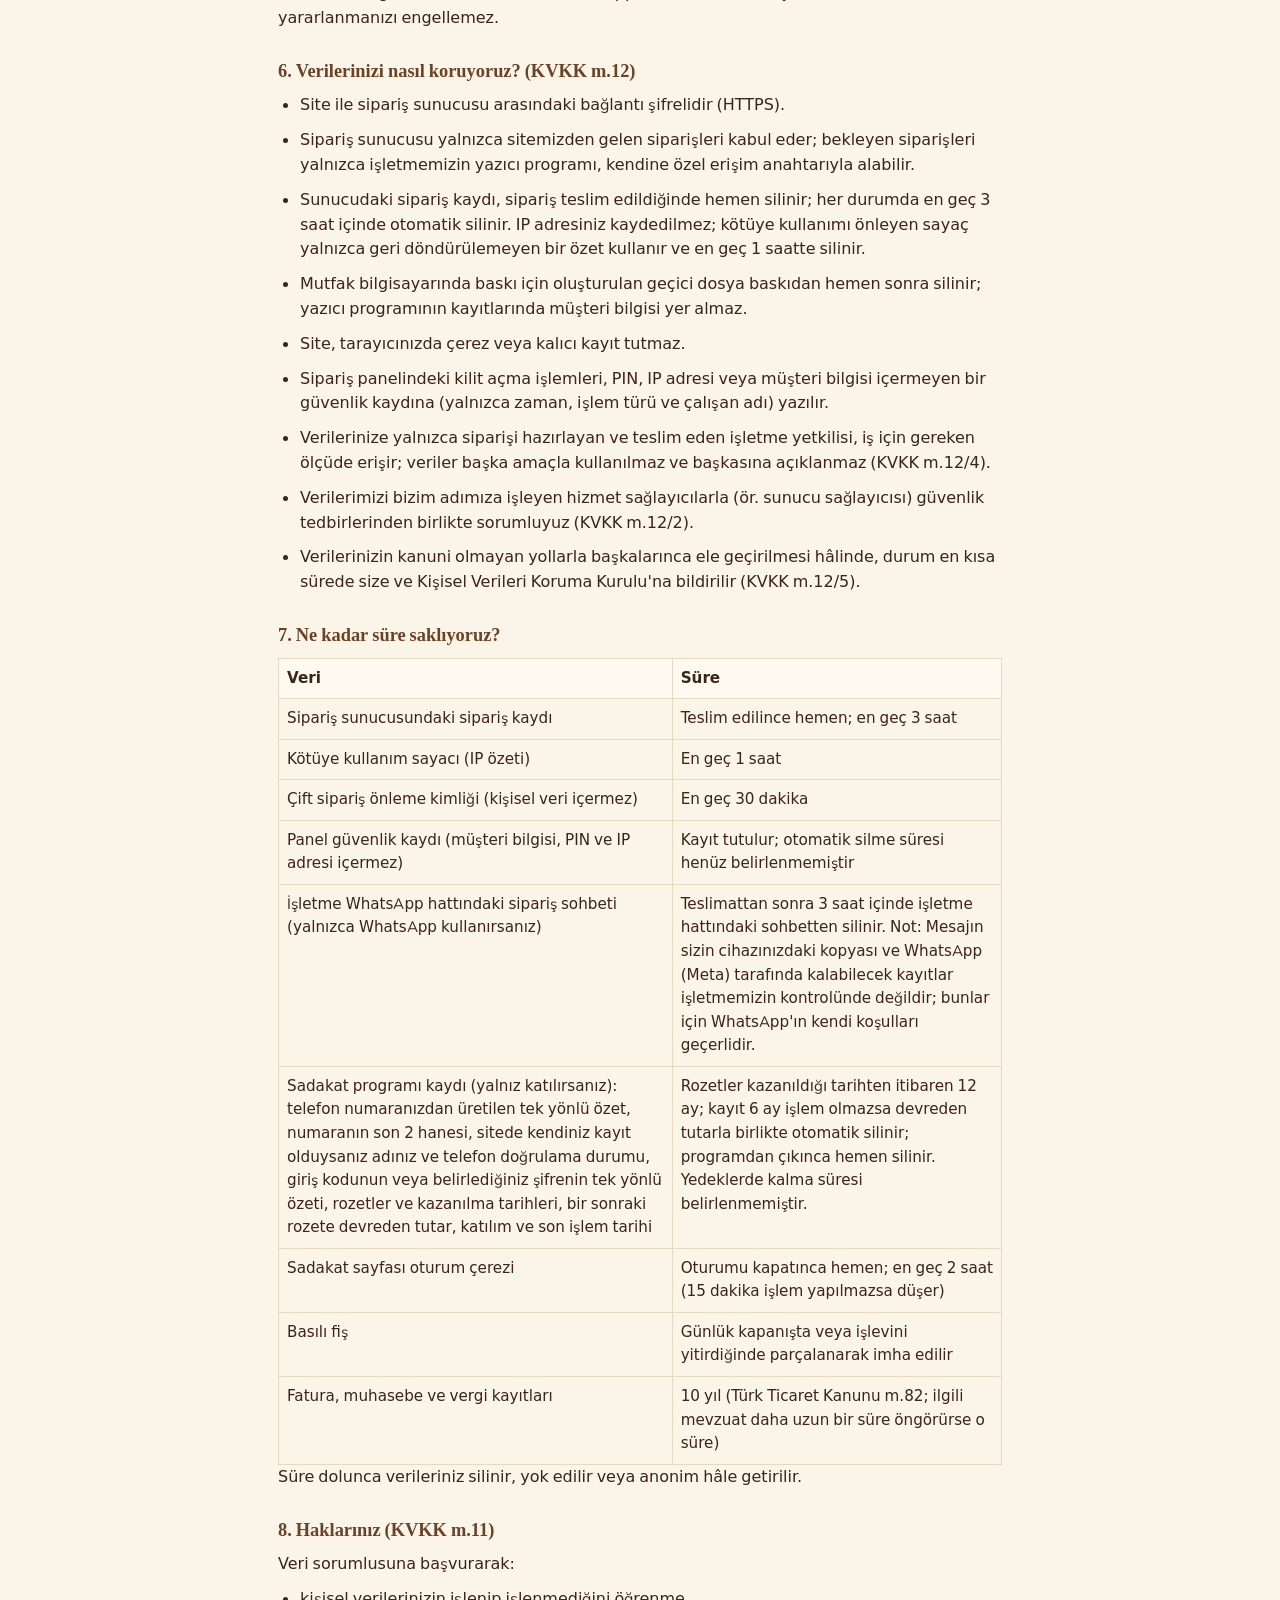
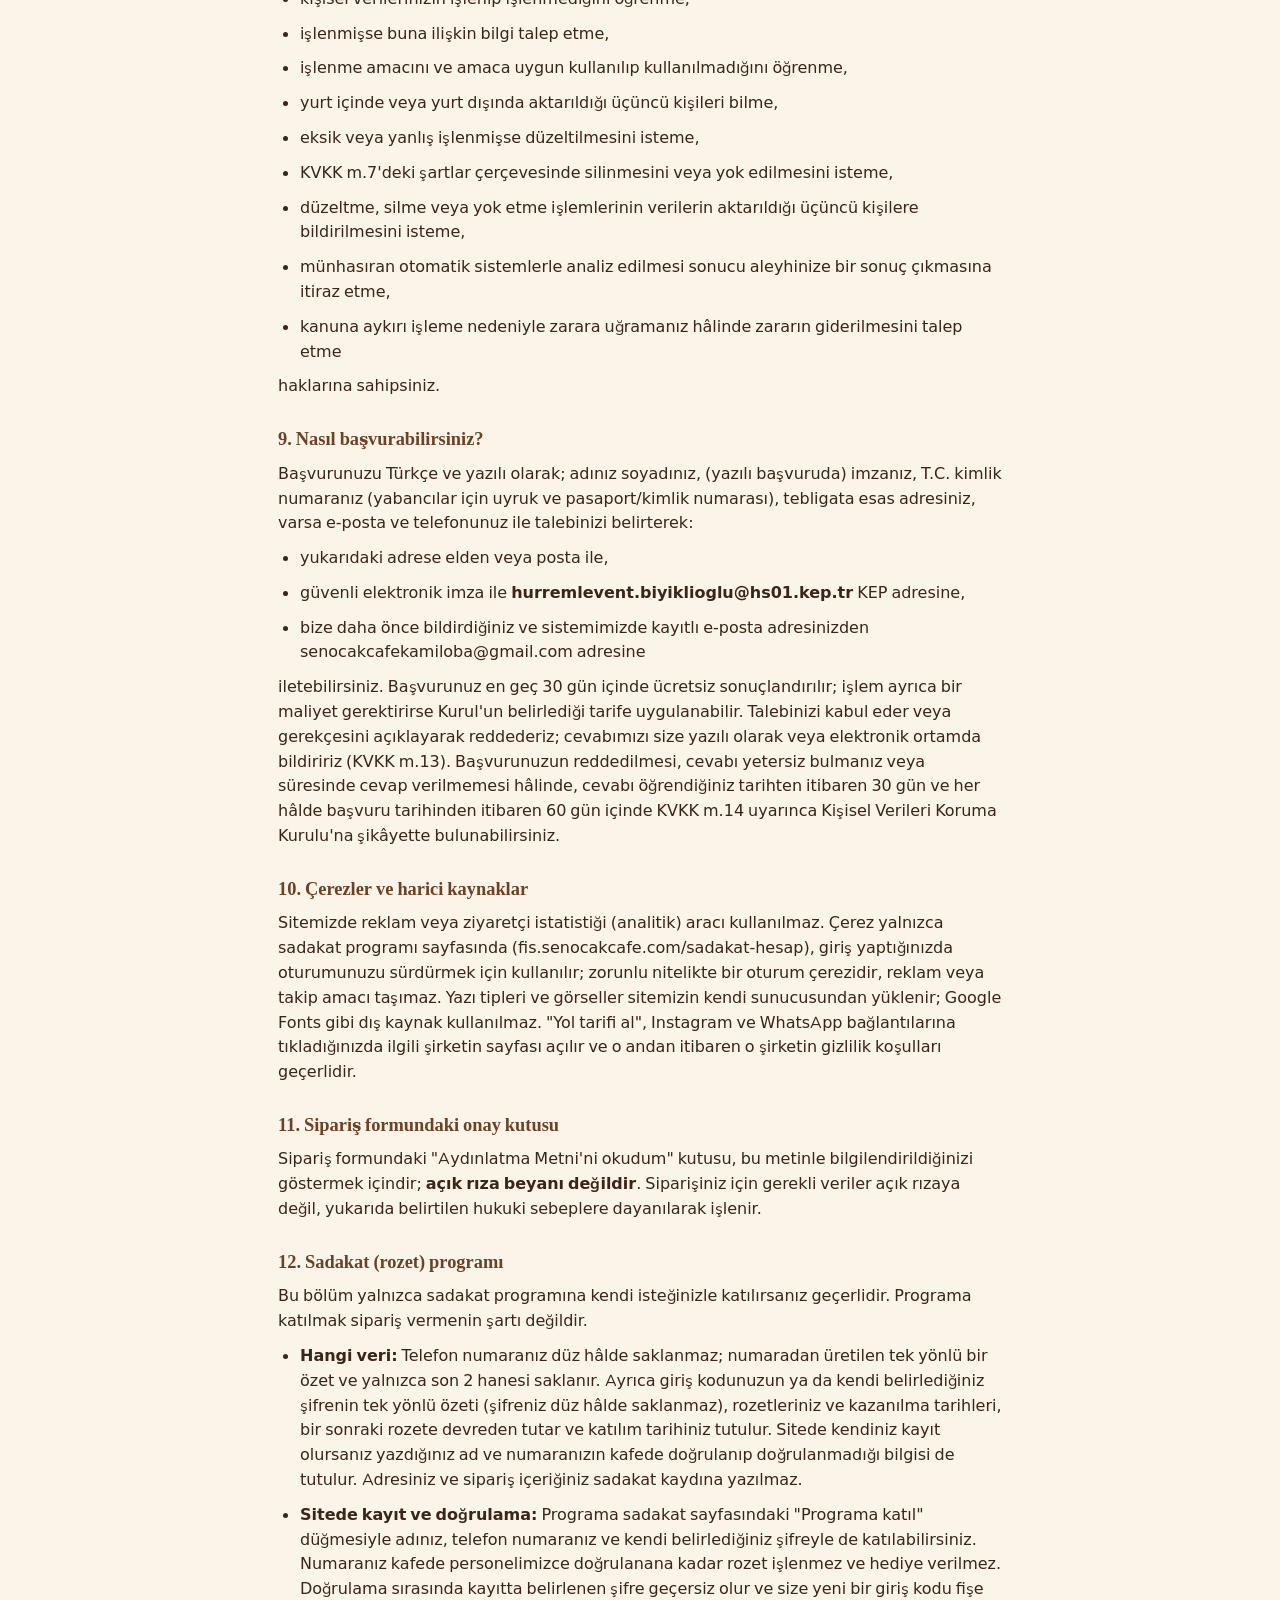
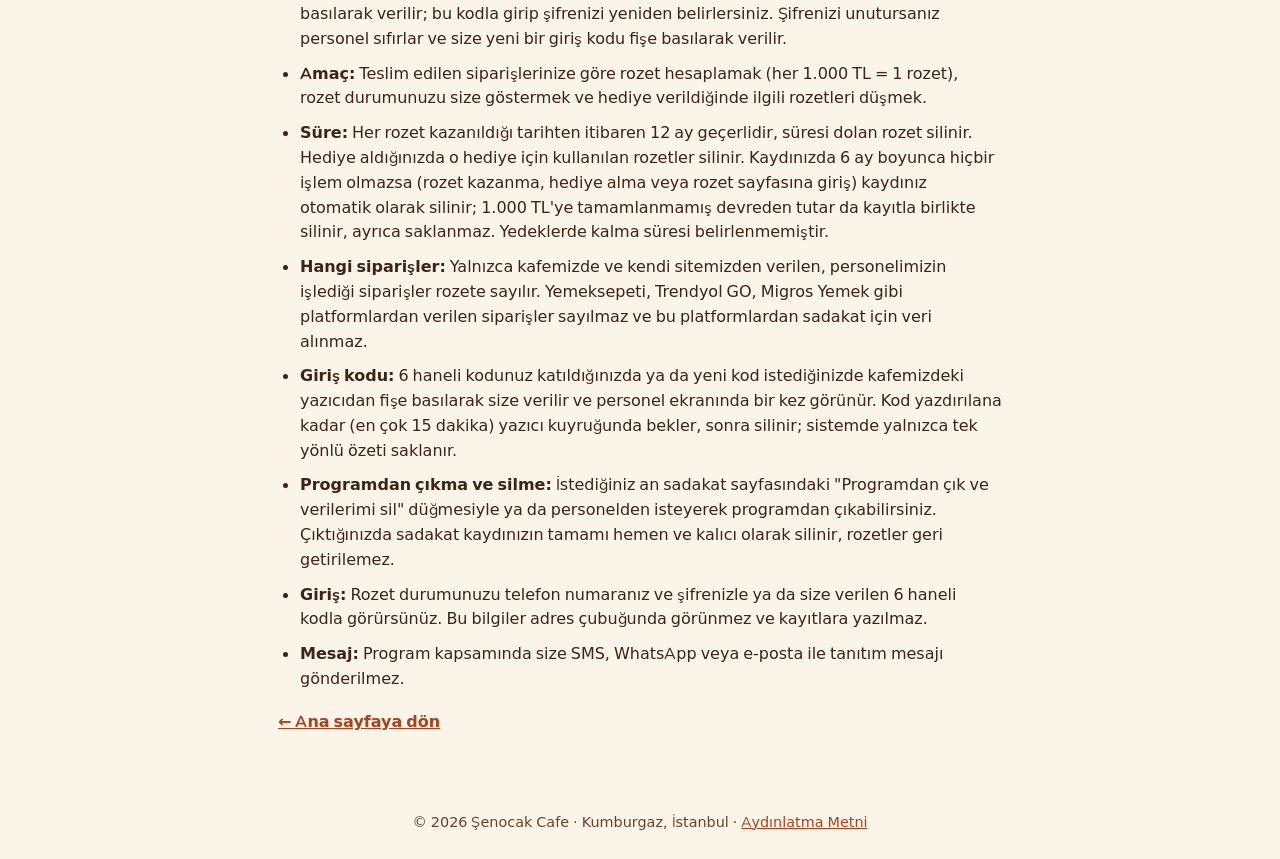
<file: aydinlatma.html>
<!doctype html>
<html lang="tr">
<head>
<meta charset="utf-8">
<meta name="viewport" content="width=device-width,initial-scale=1">
<meta name="robots" content="index,follow">
<meta name="description" content="Şenocak Cafe online sipariş ve site ziyaretlerine ilişkin KVKK aydınlatma metni: hangi veriler, ne amaçla, ne kadar süre işlenir ve haklarınız.">
<link rel="canonical" href="https://senocakcafe.com/aydinlatma.html">
<title>Aydınlatma Metni · Şenocak Cafe</title>
<link rel="icon" type="image/png" sizes="32x32" href="assets/favicon-32.png">
<style>
@font-face{font-family:'Fraunces';font-weight:600 800;font-display:swap;src:url(assets/fonts/fraunces-latin-ext.woff2) format('woff2')}
@font-face{font-family:'Nunito';font-weight:400 700;font-display:swap;src:url(assets/fonts/nunito-latin-ext.woff2) format('woff2')}
</style>
<link rel="stylesheet" href="style.css?v=20261023a">
<style>
.legal{max-width:760px;margin:0 auto;padding:28px 18px 40px}
.legal h1{font-size:1.7rem;line-height:1.25;margin:6px 0 10px}
.legal h2{font-size:1.15rem;margin:26px 0 8px;color:var(--coffee)}
.legal p,.legal li{font-size:1rem;margin:0 0 10px}
.legal ul{padding-left:22px}
.legal .kart{background:var(--paper);border:1px solid var(--line);border-radius:var(--r);padding:16px 18px;margin:14px 0}
.legal table{width:100%;border-collapse:collapse;font-size:.95rem}
.legal th,.legal td{border:1px solid var(--line);padding:8px;text-align:left;vertical-align:top}
.legal th{background:var(--paper)}
.tbl{overflow-x:auto}
.dold{background:#fde8c8;border:1px dashed var(--terra);padding:0 4px;border-radius:4px;font-weight:700}
.geri{display:inline-block;margin-top:8px;font-weight:700}
</style>
</head>
<body>
<main class="legal">
<p class="eyebrow">Şenocak Cafe</p>
<h1>Kişisel Verilerin İşlenmesine İlişkin Aydınlatma Metni</h1>
<p>Bu metin, 6698 sayılı Kişisel Verilerin Korunması Kanunu'nun (KVKK) 10. maddesi uyarınca, senocakcafe.com üzerinden online sipariş veren ve siteyi ziyaret eden kişileri bilgilendirmek için hazırlanmıştır. Son güncelleme: 02.11.2026</p>

<h2>1. Veri sorumlusu</h2>
<div class="kart">
<p><b>Unvan:</b> Fatih Şenocak (şahıs işletmesi, Şenocak Cafe)</p>
<p><b>Adres:</b> Kamiloba Mah. İstanbul Cad. No:426A, Kumburgaz, Büyükçekmece/İstanbul</p>
<p><b>Vergi dairesi / no:</b> Silivri Vergi Dairesi · 20747466792</p>
<p><b>E-posta:</b> <a href="mailto:senocakcafekamiloba@gmail.com">senocakcafekamiloba@gmail.com</a></p>
<p><b>KEP adresi:</b> hurremlevent.biyiklioglu@hs01.kep.tr</p>
<p><b>Telefon:</b> 0212 885 70 39 · 0535 743 06 26</p>
<p><b>Temsilci:</b> Veri sorumlusu, şahıs işletmesi sahibi olarak Fatih Şenocak'ın kendisidir; ayrı bir temsilci atanmamıştır, başvurular doğrudan veri sorumlusuna yapılır.</p>
</div>
<p><b>Bu metnin kapsamı:</b> Bu metin senocakcafe.com sitesi, sitedeki sipariş sepeti, sepetten "Siparişi gönder" düğmesiyle verilen siparişler ve isteğe bağlı olarak WhatsApp üzerinden iletilen siparişler içindir. Telefonla veya kafede verilen siparişlerde de aynı amaçlarla ad, telefon, adres ve sipariş bilgileri işlenir; bu siparişler de bu metnin kapsamındadır.</p>
<p><b>Yemek platformlarından gelen siparişler:</b> Migros Yemek, Yemeksepeti, Go Yemek gibi platformlar üzerinden verilen siparişlerde kişisel verileriniz ilgili platform tarafından toplanır; bu veriler <b>bu metnin kapsamı dışındadır</b> ve ilgili platformun kendi aydınlatma metni ile kurallarına tabidir. Platformdan bize iletilen bilgileri (ör. ad, teslimat adresi, sipariş içeriği) yalnızca siparişinizi hazırlamak ve teslim etmek için kullanırız; bu bilgileri kendi site veya WhatsApp sipariş kayıtlarımıza aktarmayız ve pazarlama amacıyla kullanmayız.</p>

<h2>2. Hangi verilerinizi işliyoruz?</h2>
<ul>
<li><b>Kimlik ve iletişim:</b> ad soyad, telefon numarası.</li>
<li><b>Teslimat:</b> açık adres, seçtiğiniz teslimat mesafesi/bölgesi.</li>
<li><b>Sipariş:</b> sipariş edilen ürünler, adetler, tutar, sipariş tarihi ve saati, varsa sipariş notunuz.</li>
<li><b>Konum (isteğe bağlı):</b> "Konumumu kullan" düğmesine basarsanız konumunuz cihazınızda teslimat mesafesini hesaplamak için kullanılır; bize siparişle birlikte yalnızca hesaplanan yaklaşık mesafe (km) gönderilir. Konumunuzun kendisi (konum bağlantısı) yalnızca "Konumumu siparişe ekle" kutusunu işaretlerseniz siparişinize eklenir.</li>
<li><b>WhatsApp hesabı bilgileri:</b> yalnızca siparişinizi ayrıca WhatsApp'tan da gönderirseniz WhatsApp numaranız ve profil adınız işletme hattımızda görünür.</li>
<li><b>Teknik veriler:</b> Sitemizin ve sipariş sunucumuzun çalıştığı sunucu, güvenlik ve işletim amacıyla erişim kayıtları (ör. IP adresi, tarih-saat, açılan sayfa) tutar; sepete yazdığınız bilgiler bu kayıtlara yazılmaz. Sipariş sunucumuzun uygulaması IP adresinizi kaydetmez; kötüye kullanımı önlemek için yalnızca saatlik, geri döndürülemeyen bir özet (sayaç) kullanır ve bu sayaç en geç 1 saatte silinir. Aynı siparişin iki kez kaydedilmemesi için tarayıcınız siparişe rastgele bir sipariş kimliği ekler; bu kimlik kişisel veri içermez ve sunucuda en geç 30 dakika tutulur.</li>
</ul>
<p>Sipariş formunda özel nitelikli kişisel veri (ör. sağlık bilgisi) istemiyoruz. Lütfen sipariş notuna alerji, hastalık gibi sağlık bilgisi yazmayınız; alerjen sorularınız için bizi telefonla arayınız. Buna rağmen nota sağlık bilgisi yazılırsa, bu bilgi fark edildiğinde maskelenir veya silinir.</p>

<h2>3. Amaçlar ve hukuki sebepler</h2>
<div class="tbl"><table>
<tr><th>Amaç</th><th>Hukuki sebep (KVKK m.5/2)</th></tr>
<tr><td>Siparişinizin alınması, hazırlanması, mutfakta fiş basılması, adresinize teslimi ve gerekirse sizi aramamız</td><td>(c) Sözleşmenin kurulması veya ifasıyla doğrudan ilgili olması</td></tr>
<tr><td>Fatura/fiş, muhasebe ve vergi kayıtlarının tutulması</td><td>(ç) Veri sorumlusunun hukuki yükümlülüğünü yerine getirmesi</td></tr>
<tr><td>Kötüye kullanım ve sahte siparişlerin önlenmesi, site ve sistem güvenliği, şikâyet ve uyuşmazlıkların çözümü</td><td>(f) Temel hak ve özgürlüklerinize zarar vermemek kaydıyla meşru menfaatimiz; uyuşmazlıkta (e) bir hakkın tesisi, kullanılması veya korunması</td></tr>
</table></div>
<p>Konumunuzu siparişe eklemek tamamen sizin tercihinizdir; eklemezseniz sipariş yine verilebilir. Verileriniz <b>pazarlama, reklam veya profil çıkarma amacıyla kullanılmaz</b>; size kampanya mesajı gönderilmez.</p>

<h2>4. Toplama yöntemi</h2>
<p>Verileriniz, sitedeki sipariş formuna kendiniz yazıp "Siparişi gönder" düğmesine bastığınızda elektronik ortamda, şifreli bağlantıyla (HTTPS) toplanır. Siparişi ayrıca WhatsApp'tan göndermek isteğe bağlıdır. Site, bilgilerinizi tarayıcınızda (çerez, localStorage vb.) saklamaz; form kapandığında bellekten silinir.</p>

<h2>5. Verileriniz kime ve neden aktarılır?</h2>
<ul>
<li><b>WhatsApp / Meta Platforms (isteğe bağlı):</b> Siparişinizi göndermek için WhatsApp gerekmez. Sipariş alındıktan sonra dilerseniz "WhatsApp'a da gönder" düğmesiyle siparişinizin bir özetini işletme hattımıza iletebilirsiniz; sipariş sunucumuza o an ulaşılamazsa, siparişiniz kaybolmasın diye WhatsApp mesajı hazır olarak açılır ve göndermek yine sizin tercihinizdir. Bu durumlarda mesaj, sizin cihazınızdaki WhatsApp uygulaması üzerinden işletme hattımıza iletilir. WhatsApp'ın sunucuları yurt dışında bulunabilir ve mesaj WhatsApp'ın kendi gizlilik koşullarına tabidir. WhatsApp kullanmak zorunlu değildir; siparişinizi telefonla da verebilirsiniz (bkz. aşağıdaki "WhatsApp zorunlu değildir").</li>
<li><b>Sipariş sunucusu:</b> "Siparişi gönder" düğmesine bastığınızda siparişiniz (ad, telefon, adres, ürünler, not, teslimat bölgesi, "Konumumu kullan"a bastıysanız hesaplanan mesafe, kutuyu işaretlediyseniz konum) şifreli bağlantıyla sipariş sunucumuza gönderilir ve mutfaktaki yazıcı programımız siparişi alıp fiş basar. Sipariş kaydı, sipariş teslim edildiğinde hemen silinir; her durumda en geç 3 saat içinde otomatik silinir. Siparişinizi yalnızca işletmemizin yetkili çalışanları ve kuryesi kişisel PIN ile görebilir. Sipariş sunucusu, Keyubu tarafından sağlanan ve Türkiye'de bulunan bir sanal sunucudur (yurt içi barındırma); sipariş kaydınız bu sunucudan yurt dışına aktarılmaz.</li>
<li><b>Mutfak bilgisayarı:</b> Fiş basılırken bilgisayarda oluşturulan geçici dosya baskıdan hemen sonra silinir; yazıcı programı kayıtlarında müşteri bilgisi tutulmaz (yalnızca sipariş numarası ve durum).</li>
<li><b>Teslimat:</b> Siparişler işletmemizce teslim edilir; ad, telefon, adres ve not yalnızca teslimat için kullanılır, dış bir kurye firmasına aktarılmaz.</li>
<li><b>Mali müşavir ve yetkili kamu kurumları:</b> yasal yükümlülükler kapsamında, gerektiği ölçüde fatura/muhasebe bilgileri.</li>
<li><b>Barındırma:</b> Site de sipariş sunucusuyla birlikte, Keyubu tarafından sağlanan ve Türkiye'de bulunan sanal sunucumuzdan sunulur (yurt içi barındırma). Sepete yazdığınız bilgiler yalnızca sipariş sunucumuza ve, seçerseniz, WhatsApp mesajına gider.</li>
</ul>
<p><b>Yurt dışına aktarım (KVKK m.9):</b> Siparişinizi kendi isteğinizle ayrıca WhatsApp'tan gönderirseniz ("WhatsApp'a da gönder" düğmesiyle ya da sunucumuza ulaşılamadığında açılan WhatsApp mesajını göndererek) veya işletmemizin WhatsApp hattına yazarak verirseniz, mesajınız WhatsApp (Meta Platforms) altyapısı üzerinden bize ulaşır. WhatsApp sunucuları yurt dışında bulunduğundan bu, KVKK m.9 kapsamında yurt dışına aktarım sayılır. Bu aktarım, sizin talebinizle verdiğiniz siparişin (sözleşmenin) kurulması ve ifası için yapılır ve KVKK m.9/6-(b) bendine ("aktarımın, ilgili kişi ile veri sorumlusu arasındaki bir sözleşmenin ifası veya ilgili kişinin talebi üzerine alınan sözleşme öncesi tedbirlerin uygulanması için zorunlu olması") dayandırılmaktadır.</p>
<p>Sitemiz ve sipariş sunucumuz Türkiye'dedir; oradan yurt dışına veri aktarılmaz.</p>
<p><b>WhatsApp zorunlu değildir:</b> Yurt dışına aktarım olmadan sipariş vermek isterseniz siparişinizi sitemizdeki "Siparişi gönder" düğmesiyle (WhatsApp'a da gönder düğmesini kullanmadan), <a href="tel:+902128857039">0212 885 70 39</a> veya <a href="tel:+905357430626">0535 743 06 26</a> numaralı telefonlarımızı arayarak ya da kafemize gelerek verebilirsiniz. WhatsApp kullanmamanız hiçbir hizmetimizden yararlanmanızı engellemez.</p>

<h2>6. Verilerinizi nasıl koruyoruz? (KVKK m.12)</h2>
<ul>
<li>Site ile sipariş sunucusu arasındaki bağlantı şifrelidir (HTTPS).</li>
<li>Sipariş sunucusu yalnızca sitemizden gelen siparişleri kabul eder; bekleyen siparişleri yalnızca işletmemizin yazıcı programı, kendine özel erişim anahtarıyla alabilir.</li>
<li>Sunucudaki sipariş kaydı, sipariş teslim edildiğinde hemen silinir; her durumda en geç 3 saat içinde otomatik silinir. IP adresiniz kaydedilmez; kötüye kullanımı önleyen sayaç yalnızca geri döndürülemeyen bir özet kullanır ve en geç 1 saatte silinir.</li>
<li>Mutfak bilgisayarında baskı için oluşturulan geçici dosya baskıdan hemen sonra silinir; yazıcı programının kayıtlarında müşteri bilgisi yer almaz.</li>
<li>Site, tarayıcınızda çerez veya kalıcı kayıt tutmaz.</li>
<li>Sipariş panelindeki kilit açma işlemleri, PIN, IP adresi veya müşteri bilgisi içermeyen bir güvenlik kaydına (yalnızca zaman, işlem türü ve çalışan adı) yazılır.</li>
<li>Verilerinize yalnızca siparişi hazırlayan ve teslim eden işletme yetkilisi, iş için gereken ölçüde erişir; veriler başka amaçla kullanılmaz ve başkasına açıklanmaz (KVKK m.12/4).</li>
<li>Verilerimizi bizim adımıza işleyen hizmet sağlayıcılarla (ör. sunucu sağlayıcısı) güvenlik tedbirlerinden birlikte sorumluyuz (KVKK m.12/2).</li>
<li>Verilerinizin kanuni olmayan yollarla başkalarınca ele geçirilmesi hâlinde, durum en kısa sürede size ve Kişisel Verileri Koruma Kurulu'na bildirilir (KVKK m.12/5).</li>
</ul>

<h2>7. Ne kadar süre saklıyoruz?</h2>
<div class="tbl"><table>
<tr><th>Veri</th><th>Süre</th></tr>
<tr><td>Sipariş sunucusundaki sipariş kaydı</td><td>Teslim edilince hemen; en geç 3 saat</td></tr>
<tr><td>Kötüye kullanım sayacı (IP özeti)</td><td>En geç 1 saat</td></tr>
<tr><td>Çift sipariş önleme kimliği (kişisel veri içermez)</td><td>En geç 30 dakika</td></tr>
<tr><td>Panel güvenlik kaydı (müşteri bilgisi, PIN ve IP adresi içermez)</td><td>Kayıt tutulur; otomatik silme süresi henüz belirlenmemiştir</td></tr>
<tr><td>İşletme WhatsApp hattındaki sipariş sohbeti (yalnızca WhatsApp kullanırsanız)</td><td>Teslimattan sonra 3 saat içinde işletme hattındaki sohbetten silinir. Not: Mesajın sizin cihazınızdaki kopyası ve WhatsApp (Meta) tarafında kalabilecek kayıtlar işletmemizin kontrolünde değildir; bunlar için WhatsApp'ın kendi koşulları geçerlidir.</td></tr>
<tr><td>Sadakat programı kaydı (yalnız katılırsanız): telefon numaranızdan üretilen tek yönlü özet, numaranın son 2 hanesi, sitede kendiniz kayıt olduysanız adınız ve telefon doğrulama durumu, giriş kodunun veya belirlediğiniz şifrenin tek yönlü özeti, rozetler ve kazanılma tarihleri, bir sonraki rozete devreden tutar, katılım ve son işlem tarihi</td><td>Rozetler kazanıldığı tarihten itibaren 12 ay; kayıt 6 ay işlem olmazsa devreden tutarla birlikte otomatik silinir; programdan çıkınca hemen silinir. Yedeklerde kalma süresi belirlenmemiştir.</td></tr>
<tr><td>Sadakat sayfası oturum çerezi</td><td>Oturumu kapatınca hemen; en geç 2 saat (15 dakika işlem yapılmazsa düşer)</td></tr>
<tr><td>Basılı fiş</td><td>Günlük kapanışta veya işlevini yitirdiğinde parçalanarak imha edilir</td></tr>
<tr><td>Fatura, muhasebe ve vergi kayıtları</td><td>10 yıl (Türk Ticaret Kanunu m.82; ilgili mevzuat daha uzun bir süre öngörürse o süre)</td></tr>
</table></div>
<p>Süre dolunca verileriniz silinir, yok edilir veya anonim hâle getirilir.</p>

<h2>8. Haklarınız (KVKK m.11)</h2>
<p>Veri sorumlusuna başvurarak:</p>
<ul>
<li>kişisel verilerinizin işlenip işlenmediğini öğrenme,</li>
<li>işlenmişse buna ilişkin bilgi talep etme,</li>
<li>işlenme amacını ve amaca uygun kullanılıp kullanılmadığını öğrenme,</li>
<li>yurt içinde veya yurt dışında aktarıldığı üçüncü kişileri bilme,</li>
<li>eksik veya yanlış işlenmişse düzeltilmesini isteme,</li>
<li>KVKK m.7'deki şartlar çerçevesinde silinmesini veya yok edilmesini isteme,</li>
<li>düzeltme, silme veya yok etme işlemlerinin verilerin aktarıldığı üçüncü kişilere bildirilmesini isteme,</li>
<li>münhasıran otomatik sistemlerle analiz edilmesi sonucu aleyhinize bir sonuç çıkmasına itiraz etme,</li>
<li>kanuna aykırı işleme nedeniyle zarara uğramanız hâlinde zararın giderilmesini talep etme</li>
</ul>
<p>haklarına sahipsiniz.</p>

<h2>9. Nasıl başvurabilirsiniz?</h2>
<p>Başvurunuzu Türkçe ve yazılı olarak; adınız soyadınız, (yazılı başvuruda) imzanız, T.C. kimlik numaranız (yabancılar için uyruk ve pasaport/kimlik numarası), tebligata esas adresiniz, varsa e-posta ve telefonunuz ile talebinizi belirterek:</p>
<ul>
<li>yukarıdaki adrese elden veya posta ile,</li>
<li>güvenli elektronik imza ile <b>hurremlevent.biyiklioglu@hs01.kep.tr</b> KEP adresine,</li>
<li>bize daha önce bildirdiğiniz ve sistemimizde kayıtlı e-posta adresinizden senocakcafekamiloba@gmail.com adresine</li>
</ul>
<p>iletebilirsiniz. Başvurunuz en geç 30 gün içinde ücretsiz sonuçlandırılır; işlem ayrıca bir maliyet gerektirirse Kurul'un belirlediği tarife uygulanabilir. Talebinizi kabul eder veya gerekçesini açıklayarak reddederiz; cevabımızı size yazılı olarak veya elektronik ortamda bildiririz (KVKK m.13). Başvurunuzun reddedilmesi, cevabı yetersiz bulmanız veya süresinde cevap verilmemesi hâlinde, cevabı öğrendiğiniz tarihten itibaren 30 gün ve her hâlde başvuru tarihinden itibaren 60 gün içinde KVKK m.14 uyarınca Kişisel Verileri Koruma Kurulu'na şikâyette bulunabilirsiniz.</p>

<h2>10. Çerezler ve harici kaynaklar</h2>
<p>Sitemizde reklam veya ziyaretçi istatistiği (analitik) aracı kullanılmaz. Çerez yalnızca sadakat programı sayfasında (fis.senocakcafe.com/sadakat-hesap), giriş yaptığınızda oturumunuzu sürdürmek için kullanılır; zorunlu nitelikte bir oturum çerezidir, reklam veya takip amacı taşımaz. Yazı tipleri ve görseller sitemizin kendi sunucusundan yüklenir; Google Fonts gibi dış kaynak kullanılmaz. "Yol tarifi al", Instagram ve WhatsApp bağlantılarına tıkladığınızda ilgili şirketin sayfası açılır ve o andan itibaren o şirketin gizlilik koşulları geçerlidir.</p>

<h2>11. Sipariş formundaki onay kutusu</h2>
<p>Sipariş formundaki "Aydınlatma Metni'ni okudum" kutusu, bu metinle bilgilendirildiğinizi göstermek içindir; <b>açık rıza beyanı değildir</b>. Siparişiniz için gerekli veriler açık rızaya değil, yukarıda belirtilen hukuki sebeplere dayanılarak işlenir.</p>

<h2>12. Sadakat (rozet) programı</h2>
<p>Bu bölüm yalnızca sadakat programına kendi isteğinizle katılırsanız geçerlidir. Programa katılmak sipariş vermenin şartı değildir.</p>
<ul>
<li><b>Hangi veri:</b> Telefon numaranız düz hâlde saklanmaz; numaradan üretilen tek yönlü bir özet ve yalnızca son 2 hanesi saklanır. Ayrıca giriş kodunuzun ya da kendi belirlediğiniz şifrenin tek yönlü özeti (şifreniz düz hâlde saklanmaz), rozetleriniz ve kazanılma tarihleri, bir sonraki rozete devreden tutar ve katılım tarihiniz tutulur. Sitede kendiniz kayıt olursanız yazdığınız ad ve numaranızın kafede doğrulanıp doğrulanmadığı bilgisi de tutulur. Adresiniz ve sipariş içeriğiniz sadakat kaydına yazılmaz.</li>
<li><b>Sitede kayıt ve doğrulama:</b> Programa sadakat sayfasındaki "Programa katıl" düğmesiyle adınız, telefon numaranız ve kendi belirlediğiniz şifreyle de katılabilirsiniz. Numaranız kafede personelimizce doğrulanana kadar rozet işlenmez ve hediye verilmez. Doğrulama sırasında kayıtta belirlenen şifre geçersiz olur ve size yeni bir giriş kodu fişe basılarak verilir; bu kodla girip şifrenizi yeniden belirlersiniz. Şifrenizi unutursanız personel sıfırlar ve size yeni bir giriş kodu fişe basılarak verilir.</li>
<li><b>Amaç:</b> Teslim edilen siparişlerinize göre rozet hesaplamak (her 1.000 TL = 1 rozet), rozet durumunuzu size göstermek ve hediye verildiğinde ilgili rozetleri düşmek.</li>
<li><b>Süre:</b> Her rozet kazanıldığı tarihten itibaren 12 ay geçerlidir, süresi dolan rozet silinir. Hediye aldığınızda o hediye için kullanılan rozetler silinir. Kaydınızda 6 ay boyunca hiçbir işlem olmazsa (rozet kazanma, hediye alma veya rozet sayfasına giriş) kaydınız otomatik olarak silinir; 1.000 TL'ye tamamlanmamış devreden tutar da kayıtla birlikte silinir, ayrıca saklanmaz. Yedeklerde kalma süresi belirlenmemiştir.</li>
<li><b>Hangi siparişler:</b> Yalnızca kafemizde ve kendi sitemizden verilen, personelimizin işlediği siparişler rozete sayılır. Yemeksepeti, Trendyol GO, Migros Yemek gibi platformlardan verilen siparişler sayılmaz ve bu platformlardan sadakat için veri alınmaz.</li>
<li><b>Giriş kodu:</b> 6 haneli kodunuz katıldığınızda ya da yeni kod istediğinizde kafemizdeki yazıcıdan fişe basılarak size verilir ve personel ekranında bir kez görünür. Kod yazdırılana kadar (en çok 15 dakika) yazıcı kuyruğunda bekler, sonra silinir; sistemde yalnızca tek yönlü özeti saklanır.</li>
<li><b>Programdan çıkma ve silme:</b> İstediğiniz an sadakat sayfasındaki "Programdan çık ve verilerimi sil" düğmesiyle ya da personelden isteyerek programdan çıkabilirsiniz. Çıktığınızda sadakat kaydınızın tamamı hemen ve kalıcı olarak silinir, rozetler geri getirilemez.</li>
<li><b>Giriş:</b> Rozet durumunuzu telefon numaranız ve şifrenizle ya da size verilen 6 haneli kodla görürsünüz. Bu bilgiler adres çubuğunda görünmez ve kayıtlara yazılmaz.</li>
<li><b>Mesaj:</b> Program kapsamında size SMS, WhatsApp veya e-posta ile tanıtım mesajı gönderilmez.</li>
</ul>

<p><a class="geri" href="index.html">← Ana sayfaya dön</a></p>
</main>
<footer><p>© 2026 Şenocak Cafe · Kumburgaz, İstanbul · <a href="aydinlatma.html">Aydınlatma Metni</a></p></footer>
</body>
</html>
</file>
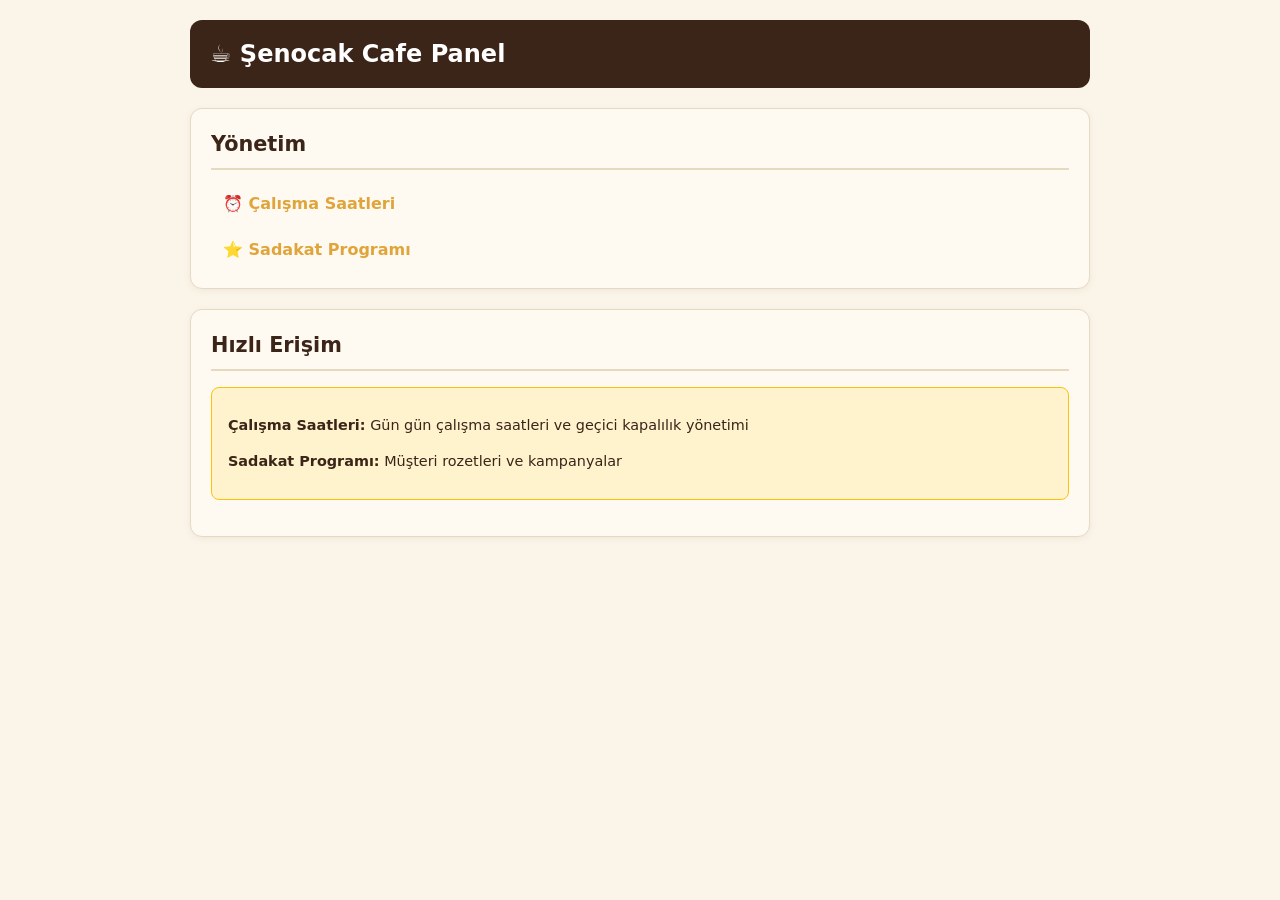
<file: fis-otomatik/sunucu/panel/calisma-saatleri.html>
<!DOCTYPE html>
<html lang="tr">
<head>
<meta charset="UTF-8">
<meta name="viewport" content="width=device-width, initial-scale=1">
<title>Çalışma Saatleri Yönetimi · Şenocak Cafe Panel</title>
<link rel="stylesheet" href="panel.css">
<style>
.p-loader { text-align: center; padding: 60px 20px; }
.p-loader-spinner { width: 40px; height: 40px; border: 4px solid var(--p-line); 
  border-top-color: var(--p-terra); border-radius: 50%; animation: spin 0.8s linear infinite; 
  margin: 0 auto 16px; }
@keyframes spin { to { transform: rotate(360deg); } }
</style>
</head>
<body>
<div class="p-container">
  <div class="p-header">
    <h1>⏰ Çalışma Saatleri</h1>
    <div class="p-nav">
      <a href="index.html">← Panel Ana Sayfa</a>
    </div>
  </div>

  <div id="pYukleniyor" class="p-loader">
    <div class="p-loader-spinner"></div>
    <p>Yükleniyor...</p>
  </div>

  <div id="pHata" class="p-alert p-alert-error p-hidden"></div>
  <div id="pBasari" class="p-alert p-alert-success p-hidden"></div>

  <div id="pIcerik" class="p-hidden">
    <!-- Mevcut Durum -->
    <div class="p-card">
      <h2>Şu Anki Durum</h2>
      <div id="pDurum" class="p-loading">Kontrol ediliyor...</div>
    </div>

    <!-- Geçici Kapalılık -->
    <div class="p-card">
      <h2>🔒 Geçici Kapalılık</h2>
      <div class="p-info-box">
        <strong>Özel durumlar için</strong> (tadilat, tatil, vb.) kafenin belirli bir süre kapalı kalmasını sağlar. 
        Normal çalışma saatlerine göre önceliklidir.
      </div>
      
      <div id="pGeciciVar" class="p-hidden">
        <div class="p-temp-closure">
          <h3>⚠️ Aktif Geçici Kapalılık</h3>
          <p><strong>Başlangıç:</strong> <span id="pGeciciBasStr"></span></p>
          <p><strong>Bitiş:</strong> <span id="pGeciciBitStr"></span></p>
          <p><strong>Açıklama:</strong> <span id="pGeciciAck"></span></p>
          <div class="p-btn-group">
            <button type="button" id="pGeciciDuzenle" class="p-btn p-btn-small">Düzenle</button>
            <button type="button" id="pGeciciKaldir" class="p-btn p-btn-small p-btn-danger">Kaldır</button>
          </div>
        </div>
      </div>

      <div id="pGeciciYok" class="p-hidden">
        <p>Şu anda aktif geçici kapalılık yok.</p>
        <button type="button" id="pGeciciEkle" class="p-btn p-btn-small">+ Yeni Geçici Kapalılık Ekle</button>
      </div>

      <div id="pGeciciForm" class="p-hidden" style="margin-top: 16px;">
        <div class="p-field">
          <label for="pGeciciBas">Başlangıç Tarihi ve Saati (İstanbul) *</label>
          <input type="datetime-local" id="pGeciciBas" required>
          <small>Örnek: 06.11.2026 00:00 → girdi: 2026-11-06T00:00</small>
        </div>
        <div class="p-field">
          <label for="pGeciciBit">Bitiş Tarihi ve Saati (İstanbul) *</label>
          <input type="datetime-local" id="pGeciciBit" required>
          <small>Örnek: 09.11.2026 12:00 → girdi: 2026-11-09T12:00</small>
        </div>
        <div class="p-field">
          <label for="pGeciciAciklama">Açıklama (isteğe bağlı)</label>
          <input type="text" id="pGeciciAciklama" placeholder="Örn: Tadilat çalışması">
        </div>
        <div class="p-btn-group">
          <button type="button" id="pGeciciKaydet" class="p-btn">Kaydet</button>
          <button type="button" id="pGeciciIptal" class="p-btn p-btn-secondary">İptal</button>
        </div>
      </div>
    </div>

    <!-- Gün Gün Çalışma Saatleri -->
    <div class="p-card">
      <h2>📅 Gün Gün Çalışma Saatleri</h2>
      <div class="p-info-box">
        Her gün için ayrı açılış/kapanış saati belirleyin. Bir günü tamamen kapalı yapmak için 
        "Bu gün kapalı" kutusunu işaretleyin.
      </div>
      
      <div class="p-grid p-grid-2" id="pGunler">
        <!-- JavaScript ile doldurulacak -->
      </div>

      <div class="p-btn-group" style="margin-top: 20px;">
        <button type="button" id="pGunleriKaydet" class="p-btn">Kaydet</button>
        <button type="button" id="pGunleriSifirla" class="p-btn p-btn-secondary">Varsayılana Dön (9:00-19:00)</button>
      </div>
    </div>

    <!-- Eski Ayarları Göster (Debug) -->
    <details class="p-card" style="margin-top: 20px;">
      <summary style="cursor: pointer; font-weight: 600;">🔍 Ham Ayar Verisi (Debug)</summary>
      <pre id="pHamVeri" style="background: #f5f5f5; padding: 12px; border-radius: 6px; overflow: auto; font-size: 0.85rem;"></pre>
    </details>
  </div>
</div>

<script src="calisma-saatleri.js"></script>
</body>
</html>
</file>
<file: style.css>
:root{--cream:#fbf4e8;--paper:#fffaf1;--brown:#3b2418;--coffee:#6b4226;--terra:#b84e26;--terra-d:#a8431f;--gold:#e0a53a;--sage:#647349;--line:#e7d8c0;--r:16px}
*{box-sizing:border-box;margin:0;padding:0}
html{scroll-behavior:smooth;scroll-padding-top:120px}
body{font-family:'Nunito',system-ui,-apple-system,'Segoe UI',Roboto,sans-serif;background:var(--cream);color:var(--brown);line-height:1.55;font-size:16px;padding-bottom:70px}
h1,h2,h3,h4,.brand{font-family:'Fraunces',Georgia,'Times New Roman',serif}
a{color:var(--terra-d)}
.wrap{max-width:1040px;margin:0 auto;padding:56px 18px 24px}
.eyebrow{text-transform:uppercase;letter-spacing:.14em;font-size:.78rem;font-weight:700;color:var(--terra)}
.btn{display:inline-block;background:var(--terra);color:#fff;text-decoration:none;font-weight:800;padding:14px 26px;border-radius:999px;box-shadow:0 6px 18px rgba(200,86,43,.35);transition:.2s;border:2px solid var(--terra)}
.btn:hover{background:var(--terra-d);transform:translateY(-2px)}
.btn-sm{padding:8px 16px;font-size:.9rem;box-shadow:none}
.btn-ghost{background:transparent;color:#fff;border-color:rgba(255,255,255,.7);box-shadow:none}
.btn-ghost:hover{background:rgba(255,255,255,.15)}
.topbar{position:sticky;top:0;z-index:20;display:flex;align-items:center;gap:14px;justify-content:space-between;padding:10px 18px;background:rgba(59,36,24,.96);backdrop-filter:blur(6px)}
.brand{color:#fff;text-decoration:none;font-weight:800;font-size:1.15rem}
.links{display:none;gap:22px}.links a{color:#f1dfc3;text-decoration:none;font-weight:700}.links a:hover{color:var(--gold)}
.hero{position:relative;overflow:hidden;isolation:isolate;color:#fff;text-align:center;padding:72px 18px 60px;background:radial-gradient(circle at 20% 10%,#8a5230 0,transparent 55%),radial-gradient(circle at 90% 90%,#c8562b 0,transparent 50%),linear-gradient(135deg,#3b2418,#5a3620)}
.hero-bg{position:absolute;inset:0;width:100%;height:100%;object-fit:cover;z-index:0;pointer-events:none}
.hero-shade{position:absolute;inset:0;z-index:1;pointer-events:none;background:linear-gradient(180deg,rgba(40,22,12,.45),rgba(59,36,24,.55))}

.hero-inner{position:relative;z-index:2;max-width:760px;margin:0 auto}
.hero .eyebrow{color:var(--gold)}
.hero h1{font-size:clamp(2.6rem,10vw,5rem);line-height:1.05;margin:10px 0 14px;font-weight:800}
.tagline{font-size:1.15rem;color:#f6e6cc;max-width:560px;margin:0 auto 28px}
.cta{display:flex;flex-wrap:wrap;gap:12px;justify-content:center;margin-bottom:34px}
.badges{list-style:none;display:flex;flex-wrap:wrap;gap:10px;justify-content:center}
.badges li{background:rgba(255,255,255,.1);border:1px solid rgba(255,255,255,.2);border-radius:14px;padding:8px 14px;font-weight:800;display:flex;flex-direction:column;font-size:1rem}
.badges small{font-weight:600;font-size:.72rem;color:#e9d3b0}
.deco span{position:absolute;font-size:3rem;opacity:.12;animation:fl 8s ease-in-out infinite}
.deco span:nth-child(1){left:6%;top:14%}.deco span:nth-child(2){right:8%;top:20%;animation-delay:1s}.deco span:nth-child(3){left:12%;bottom:8%;animation-delay:2s}.deco span:nth-child(4){right:14%;bottom:10%;animation-delay:3s}.deco span:nth-child(5){left:48%;top:4%;animation-delay:4s}
@keyframes fl{50%{transform:translateY(-14px) rotate(6deg)}}
.sec-head{text-align:center;margin-bottom:22px}
.sec-head h2,.about h2{font-size:clamp(1.9rem,6vw,2.7rem);margin:4px 0}
.note{font-size:.88rem;color:var(--coffee);max-width:560px;margin:6px auto 0}
.catnav{position:sticky;top:54px;z-index:10;display:flex;gap:8px;overflow-x:auto;padding:10px 4px;margin:0 -4px 18px;background:var(--cream);scrollbar-width:none;border-bottom:1px solid var(--line)}
.catnav::-webkit-scrollbar{display:none}
.catnav a{flex:none;text-decoration:none;color:var(--coffee);background:var(--paper);border:1px solid var(--line);padding:7px 14px;border-radius:999px;font-weight:700;font-size:.9rem;white-space:nowrap}
.catnav a.active,.catnav a:hover{background:var(--brown);color:#fff;border-color:var(--brown)}
.cat{background:var(--paper);border:1px solid var(--line);border-radius:var(--r);padding:20px 18px;margin-bottom:20px;box-shadow:0 4px 14px rgba(107,66,38,.06)}
.cat h3{font-size:1.5rem;display:flex;align-items:center;gap:10px;margin-bottom:10px;padding-bottom:10px;border-bottom:2px dashed var(--line)}
.cat h3 small{margin-left:auto;font-family:'Nunito',sans-serif;font-size:.75rem;font-weight:700;color:var(--sage)}
.items{list-style:none;display:grid;gap:4px 36px}
.items li{display:flex;align-items:baseline;gap:8px;padding:10px 0;border-bottom:1px solid #f0e4cf}
.items li:last-child{border-bottom:0}
.it{flex:0 1 auto;min-width:0}
.it h4{font-size:1.02rem;font-weight:600}
.it p{font-size:.84rem;color:#7a604c;margin-top:2px}
.dots{flex:1;border-bottom:2px dotted #d9c6a5;transform:translateY(-4px);min-width:10px}
.price{font-weight:800;color:var(--terra-d);white-space:nowrap}
.order-band{text-align:center;background:linear-gradient(135deg,var(--terra),#e0803a);color:#fff;padding:34px 18px;border-radius:var(--r);margin-top:30px}
.order-band h3{font-size:1.6rem}.order-band p{margin:6px 0 18px}
.order-band .btn{background:#fff;color:var(--terra-d);border-color:#fff}
.about{background:var(--brown);color:#f6e6cc}
.about .wrap{padding-top:60px;padding-bottom:60px}
.about .two{display:grid;gap:30px}
.about .eyebrow{color:var(--gold)}.about h2{color:#fff}.about p{margin-top:12px}
.cards{display:grid;gap:12px}
.card{background:rgba(255,255,255,.07);border:1px solid rgba(255,255,255,.14);border-radius:var(--r);padding:16px;display:grid;gap:2px;font-size:1.8rem}
.card b{font-size:1.05rem;color:#fff}.card span{font-size:.88rem;color:#e9d3b0}
.info{display:grid;gap:14px}
.box{background:var(--paper);border:1px solid var(--line);border-radius:var(--r);padding:20px}
.box h3{font-size:1.2rem;margin-bottom:8px}
.box p{margin-bottom:10px}.box .btn{margin-top:4px}
.box table{width:100%;border-collapse:collapse;font-weight:700}.box td{padding:4px 0}.box td:last-child{text-align:right;color:var(--terra-d)}
.small{font-size:.8rem;color:#7a604c}
footer{text-align:center;padding:26px 18px;color:var(--coffee);font-size:.9rem}
.fab{position:fixed;right:14px;bottom:14px;z-index:30;background:var(--terra);color:#fff;text-decoration:none;font-weight:800;padding:13px 20px;border-radius:999px;box-shadow:0 8px 24px rgba(0,0,0,.3)}
.share-wrap{padding-top:10px;padding-bottom:30px}
.share-band{text-align:center;background:var(--paper);border:1px solid var(--line);border-radius:var(--r);padding:26px 18px;box-shadow:0 4px 14px rgba(107,66,38,.06)}
.share-band h3{font-size:1.4rem}.share-band p{margin:6px 0 16px;color:var(--coffee)}
.share-btns{display:flex;flex-wrap:wrap;gap:10px;justify-content:center}
.btn-light{background:var(--brown);border-color:var(--brown);box-shadow:none;font:inherit;font-weight:800;cursor:pointer;color:#fff}
.btn-light:hover{background:var(--terra);border-color:var(--terra)}
.share-band .share-msg{margin:12px 0 0;min-height:1.4em;font-weight:700;color:var(--sage)}
@media(min-width:700px){
 .links{display:flex}
 .items{grid-template-columns:1fr 1fr}
 .cards{grid-template-columns:repeat(3,1fr)}
 .card{font-size:2rem}
 .info{grid-template-columns:1fr 1fr}
 .about .two{grid-template-columns:1.2fr 1fr;align-items:center}
 .fab{display:none}body{padding-bottom:0}
}
@media(prefers-reduced-motion:reduce){.deco span{animation:none}html{scroll-behavior:auto}}
.gram{font-weight:700;color:var(--coffee)}
.hero .deco{display:none}
/* SSS */

.sss-item{background:#fff;border-radius:14px;padding:14px 18px;margin-bottom:10px;box-shadow:0 2px 10px rgba(59,36,24,.08)}
.sss-item summary{cursor:pointer;font-weight:700;color:var(--coffee)}
.sss-item p{margin:10px 0 0;line-height:1.6}
.alg{display:flex;gap:4px;margin-top:4px}.alg abbr{font-size:.68rem;font-weight:700;text-decoration:none;border:1px solid #c9a98a;color:#7a604c;border-radius:4px;padding:0 4px;line-height:1.4}
.links a.links-sadakat{color:var(--gold)}
.sadakat-serit{display:block;text-align:center;padding:7px 12px;background:var(--gold);color:#3b2418;font-weight:800;font-size:.9rem;text-decoration:none;white-space:nowrap;overflow:hidden;text-overflow:ellipsis}
@media(min-width:700px){.sadakat-serit{display:none}}
</file>
<file: sepet.css>
.items li{flex-wrap:wrap}
.sp-add{flex-basis:100%;display:flex;justify-content:flex-end;margin-top:6px}
.sp-btn{min-width:44px;min-height:44px;border-radius:999px;border:2px solid var(--terra);background:var(--paper);color:var(--terra-d);font-weight:800;font-size:1rem;cursor:pointer;padding:0 14px}
.sp-btn:focus-visible,.sp-send:focus-visible{outline:3px solid var(--gold);outline-offset:2px}
.sp-qty{display:inline-flex;align-items:center;gap:8px}.sp-qty output{min-width:2ch;text-align:center;font-weight:800}
.sp-na{font-size:.85rem;color:var(--sage);font-weight:700}
.sp-fab{position:fixed;left:12px;bottom:12px;z-index:60;min-height:48px;padding:0 18px;border-radius:999px;border:0;background:var(--brown);color:#fff;font-weight:800;font-size:1rem;box-shadow:0 6px 18px rgba(0,0,0,.3);cursor:pointer}
.sp-drawer{position:fixed;inset:0;z-index:80;background:rgba(0,0,0,.45);display:flex;align-items:flex-end;justify-content:center}
.sp-drawer[hidden]{display:none}
.sp-panel{background:var(--paper);width:100%;max-width:560px;max-height:92vh;overflow:auto;border-radius:var(--r) var(--r) 0 0;padding:16px 18px 24px}
.sp-head{display:flex;justify-content:space-between;align-items:center}
.sp-list{list-style:none;padding:0;margin:8px 0;border-top:1px dashed var(--line)}.sp-list li{padding:6px 0;border-bottom:1px dashed var(--line)}
.sp-tot{font-size:1.15rem}.sp-info{font-size:.92rem;color:var(--coffee);margin:6px 0}.sp-small{font-size:.8rem;color:var(--coffee);margin:6px 0}
.sp-panel fieldset{border:1px solid var(--line);border-radius:12px;padding:10px 12px;margin:10px 0}
.sp-panel label{display:block;font-weight:700;font-size:.9rem;margin-top:8px}
.sp-panel input:not([type=checkbox]),.sp-panel select,.sp-panel textarea{width:100%;min-height:44px;font:inherit;padding:8px 10px;border:1px solid var(--line);border-radius:10px;background:#fff}
.sp-chk{display:flex!important;gap:8px;align-items:center;min-height:44px}.sp-chk input{width:22px;height:22px}
.sp-wide{width:100%;margin-bottom:4px}
.sp-err{color:var(--terra-d);font-size:.88rem;font-weight:700;margin:8px 0 8px 18px}
.sp-send{display:block;text-align:center;width:100%}.sp-send.is-off{opacity:.45;pointer-events:none;box-shadow:none}
@media(min-width:760px){.sp-drawer{align-items:center}.sp-panel{border-radius:var(--r)}}
.sp-chk[hidden]{display:none!important}

.sp-sendrow{display:flex;gap:8px;align-items:stretch;flex-wrap:wrap}.sp-sendrow .sp-send{flex:1 1 200px;width:auto}.sp-kvkk-btn{flex:0 0 auto;text-decoration:underline}.sp-kvkk-btn:focus-visible{outline:3px solid var(--gold);outline-offset:2px}.sp-kvkk{margin-top:10px;padding:10px;border:1px solid rgba(0,0,0,.15);border-radius:8px;background:rgba(255,255,255,.6)}.sp-kvkk h3{font-size:1rem;margin:0 0 6px}.sp-kvkk p{margin:0 0 6px}

.sp-hp{position:absolute!important;left:-10000px;top:auto;width:1px;height:1px;overflow:hidden}

/* Aydınlatma onayı (01.11.2026) */
.sp-aydin{font-weight:700;margin-top:6px}.sp-aydin a{color:var(--terra-d)}
.sp-add [hidden]{display:none!important}

/* Açık/kapalı bandı ve tükenen ürün gizleme (sunucu durumu, 01.11.2026) */
.sp-bant{position:sticky;top:0;z-index:60;background:var(--terra-d,#a8431f);color:#fff;text-align:center;font-weight:800;font-size:.95rem;padding:10px 12px;line-height:1.3}
.sp-bant[hidden]{display:none}
body.sp-kapali .sp-add button:disabled{opacity:.45;cursor:not-allowed}
.cat[hidden],.cat li[hidden],#catnav a[hidden]{display:none!important}
/* 01.11.2026 sepet-yeni: doğrudan sipariş + "Siparişiniz alındı" + WhatsApp ikinci düğme */
button.sp-send{border:0;cursor:pointer;font:inherit}
#spSunucu:empty{display:none}#spSunucu{margin:8px 0;padding:8px 10px;border-radius:8px;background:rgba(180,60,40,.08);list-style:none}
.sp-ok-kutu{margin-top:10px;padding:12px;border:2px solid #2e7d32;border-radius:10px;background:#eef7ee}
.sp-ok-b{font-size:1.1rem;font-weight:800;color:#1b5e20;margin:0 0 6px}
.sp-wa2{display:block;text-align:center;margin:10px 0 8px;background:#25d366;color:#08310f}
#spSend[hidden],.sp-ok-kutu[hidden]{display:none!important}
.sp-ara{margin:0 0 8px;padding:8px 10px;border-radius:8px;background:#fff3cd;font-weight:700}.sp-ara a{color:inherit;text-decoration:underline;white-space:nowrap}.sp-izle a{font-weight:700;white-space:nowrap}
.sp-rozet{display:block;text-align:center;margin:8px 0;background:#e0a53a;color:#3b2418;font-weight:800}

/* Malzeme seçenekleri (10.11.2026) */
.sp-opts{flex-basis:100%;border:1px solid var(--line);border-radius:12px;padding:8px 12px 10px;margin:8px 0 0;background:#fff}
.sp-opts[hidden]{display:none}
.sp-opts legend{font-weight:800;font-size:.9rem;padding:0 4px}
.sp-opt{display:flex;align-items:center;gap:10px;min-height:44px;font-size:.95rem;cursor:pointer}
.sp-opt input{width:22px;height:22px;flex:0 0 auto}
.sp-opt span{flex:1 1 auto;min-width:0}
.sp-opt-fark{white-space:nowrap}
.sp-opt-row{display:flex;flex-wrap:wrap;gap:8px;margin-top:8px}
.sp-opt-ok{flex:1 1 180px;min-height:44px;cursor:pointer;border:0;font:inherit;font-weight:800;padding:10px 18px}
.sp-opt-ok:disabled{opacity:.45;cursor:not-allowed}
.sp-opt-iptal{flex:0 0 auto}
.sp-rozet-adet{align-self:center;margin-right:10px;font-size:.85rem;font-weight:800;color:var(--terra-d)}
.sp-rozet-adet[hidden]{display:none}
.sp-line{display:flex;flex-wrap:wrap;align-items:center;gap:4px 10px}
.sp-line-ad{flex:1 1 200px;min-width:0}
.sp-line-sec{flex-basis:100%;order:3;font-size:.82rem;color:var(--coffee)}
.sp-line-q{flex:0 0 auto}
</file>
<file: fis-otomatik/sunucu/panel/panel.css>
/* Panel görsel dili */
:root {
  --p-cream: #fbf4e8;
  --p-paper: #fffaf1;
  --p-brown: #3b2418;
  --p-terra: #b84e26;
  --p-gold: #e0a53a;
  --p-line: #e7d8c0;
}

* {
  box-sizing: border-box;
}

body {
  font-family: system-ui, -apple-system, sans-serif;
  background: var(--p-cream);
  color: var(--p-brown);
  line-height: 1.5;
  margin: 0;
  padding: 20px;
  min-height: 100vh;
}

.p-container {
  max-width: 900px;
  margin: 0 auto;
}

.p-header {
  background: var(--p-brown);
  color: #fff;
  padding: 16px 20px;
  border-radius: 12px;
  margin-bottom: 20px;
  display: flex;
  justify-content: space-between;
  align-items: center;
  flex-wrap: wrap;
  gap: 10px;
}

.p-header h1 {
  margin: 0;
  font-size: 1.5rem;
  font-weight: 700;
}

.p-nav {
  display: flex;
  gap: 10px;
  flex-wrap: wrap;
}

.p-nav a {
  color: var(--p-gold);
  text-decoration: none;
  font-weight: 600;
  padding: 6px 12px;
  border-radius: 8px;
  transition: background 0.2s;
}

.p-nav a:hover, .p-nav a.active {
  background: rgba(255, 255, 255, 0.1);
}

.p-card {
  background: var(--p-paper);
  border: 1px solid var(--p-line);
  border-radius: 12px;
  padding: 20px;
  margin-bottom: 20px;
  box-shadow: 0 2px 8px rgba(0, 0, 0, 0.05);
}

.p-card h2 {
  margin: 0 0 16px 0;
  font-size: 1.3rem;
  color: var(--p-brown);
  border-bottom: 2px solid var(--p-line);
  padding-bottom: 8px;
}

.p-field {
  margin-bottom: 16px;
}

.p-field label {
  display: block;
  font-weight: 600;
  margin-bottom: 6px;
  color: var(--p-brown);
}

.p-field input[type="text"],
.p-field input[type="number"],
.p-field input[type="datetime-local"],
.p-field textarea,
.p-field select {
  width: 100%;
  padding: 10px 12px;
  border: 1px solid var(--p-line);
  border-radius: 8px;
  font: inherit;
  background: #fff;
}

.p-field input:focus,
.p-field textarea:focus,
.p-field select:focus {
  outline: 2px solid var(--p-gold);
  outline-offset: 2px;
}

.p-field small {
  display: block;
  margin-top: 4px;
  color: #666;
  font-size: 0.85rem;
}

.p-btn {
  background: var(--p-terra);
  color: #fff;
  border: none;
  padding: 12px 24px;
  border-radius: 8px;
  font-weight: 700;
  font-size: 1rem;
  cursor: pointer;
  transition: all 0.2s;
}

.p-btn:hover {
  background: #a8431f;
  transform: translateY(-1px);
}

.p-btn:disabled {
  opacity: 0.5;
  cursor: not-allowed;
  transform: none;
}

.p-btn-secondary {
  background: #666;
}

.p-btn-secondary:hover {
  background: #555;
}

.p-btn-danger {
  background: #d32f2f;
}

.p-btn-danger:hover {
  background: #b71c1c;
}

.p-btn-small {
  padding: 8px 16px;
  font-size: 0.9rem;
}

.p-alert {
  padding: 12px 16px;
  border-radius: 8px;
  margin-bottom: 16px;
  font-weight: 600;
}

.p-alert-success {
  background: #e8f5e9;
  color: #2e7d32;
  border: 1px solid #a5d6a7;
}

.p-alert-error {
  background: #ffebee;
  color: #c62828;
  border: 1px solid #ef9a9a;
}

.p-alert-info {
  background: #e3f2fd;
  color: #1565c0;
  border: 1px solid #90caf9;
}

.p-grid {
  display: grid;
  gap: 16px;
}

.p-grid-2 {
  grid-template-columns: 1fr 1fr;
}

.p-grid-3 {
  grid-template-columns: 1fr 1fr 1fr;
}

.p-day-card {
  background: #fff;
  border: 1px solid var(--p-line);
  border-radius: 8px;
  padding: 14px;
}

.p-day-card h3 {
  margin: 0 0 10px 0;
  font-size: 1rem;
  color: var(--p-terra);
}

.p-time-row {
  display: flex;
  gap: 10px;
  align-items: center;
  margin-top: 8px;
}

.p-time-input {
  flex: 1;
  padding: 8px;
  border: 1px solid var(--p-line);
  border-radius: 6px;
  font: inherit;
}

.p-checkbox {
  display: flex;
  align-items: center;
  gap: 8px;
  margin-top: 8px;
}

.p-checkbox input {
  width: 18px;
  height: 18px;
}

.p-status {
  display: inline-block;
  padding: 4px 12px;
  border-radius: 16px;
  font-size: 0.85rem;
  font-weight: 700;
}

.p-status-open {
  background: #c8e6c9;
  color: #2e7d32;
}

.p-status-closed {
  background: #ffcdd2;
  color: #c62828;
}

.p-info-box {
  background: #fff3cd;
  border: 1px solid #ffc107;
  border-radius: 8px;
  padding: 12px 16px;
  margin-bottom: 16px;
  font-size: 0.9rem;
}

.p-temp-closure {
  background: #ffebee;
  border: 2px solid #ef5350;
  border-radius: 10px;
  padding: 16px;
  margin-top: 16px;
}

.p-temp-closure h3 {
  margin: 0 0 12px 0;
  color: #d32f2f;
}

.p-btn-group {
  display: flex;
  gap: 10px;
  flex-wrap: wrap;
  margin-top: 16px;
}

@media (max-width: 768px) {
  .p-grid-2,
  .p-grid-3 {
    grid-template-columns: 1fr;
  }
  
  .p-time-row {
    flex-direction: column;
    align-items: stretch;
  }
  
  .p-header {
    flex-direction: column;
    align-items: flex-start;
  }
  
  .p-nav {
    width: 100%;
  }
}

.p-hidden {
  display: none !important;
}

.p-loading {
  text-align: center;
  padding: 40px;
  color: #666;
}
</file>
